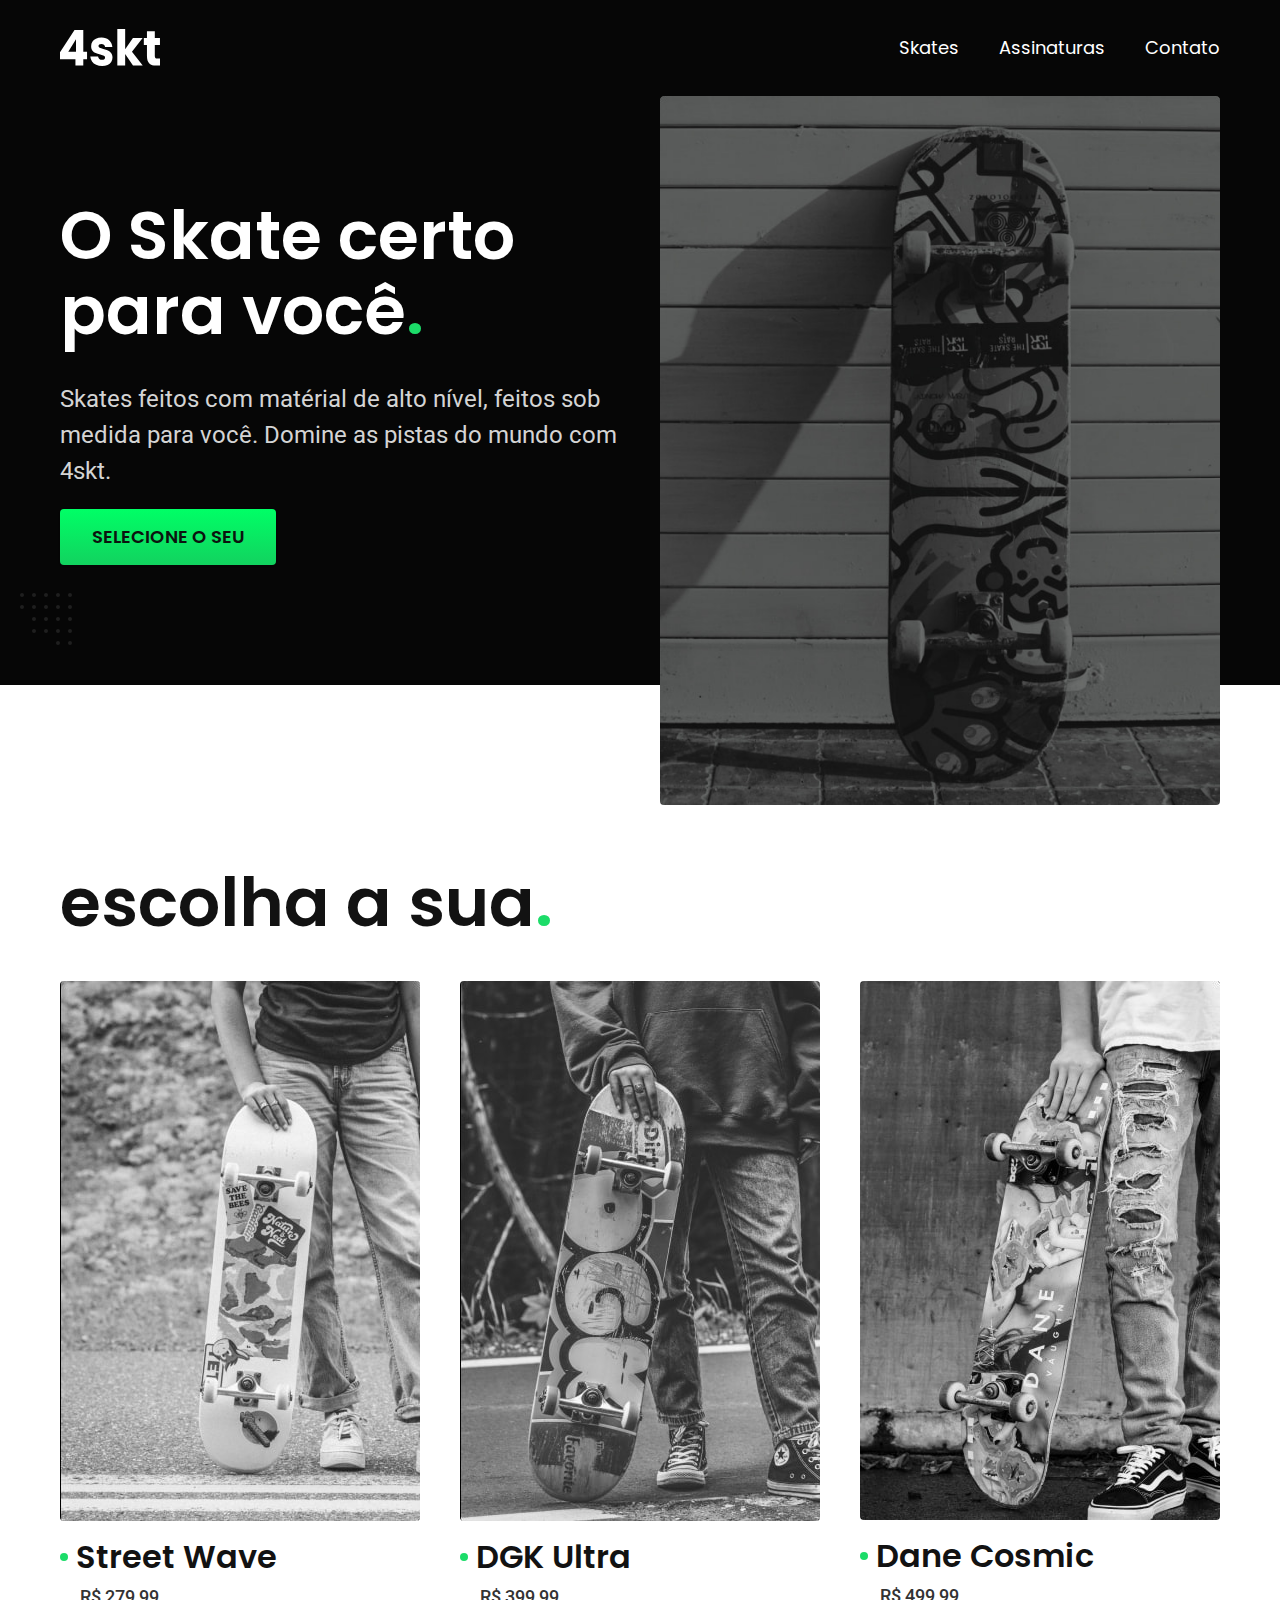
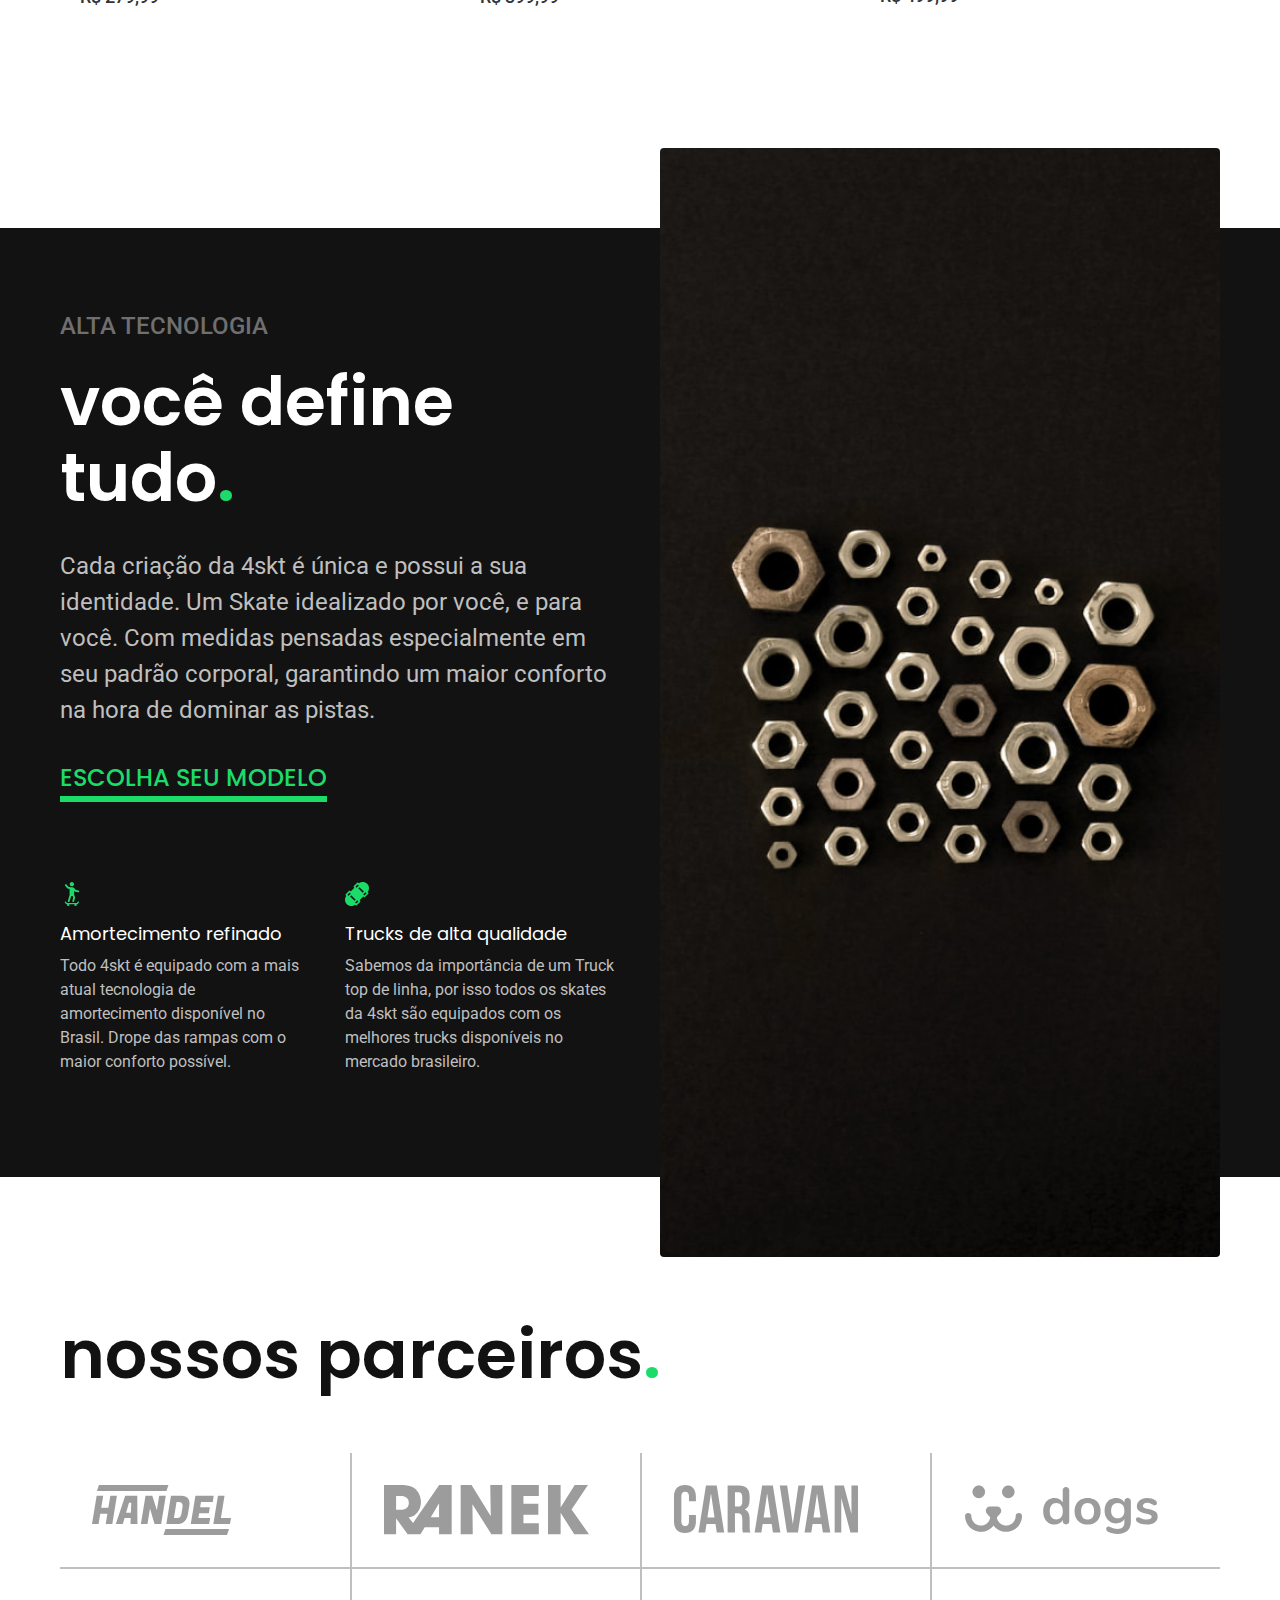
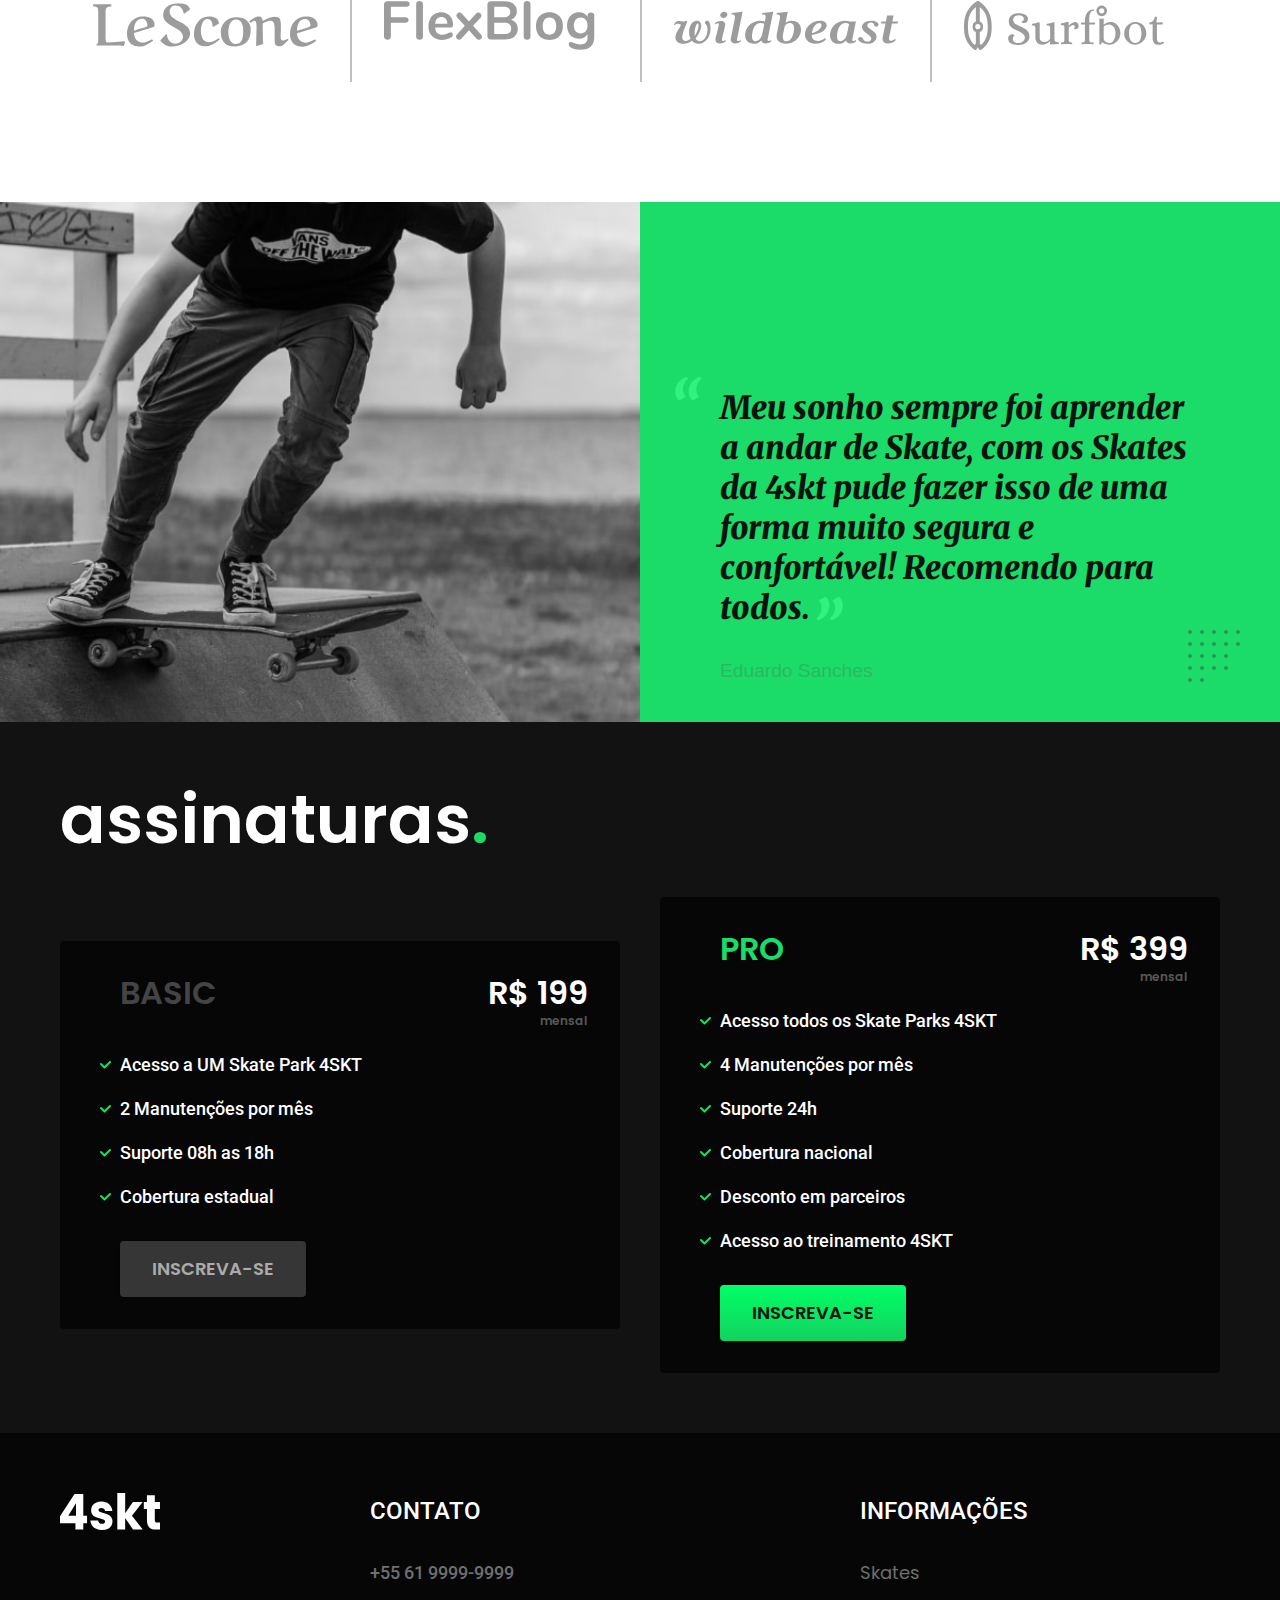
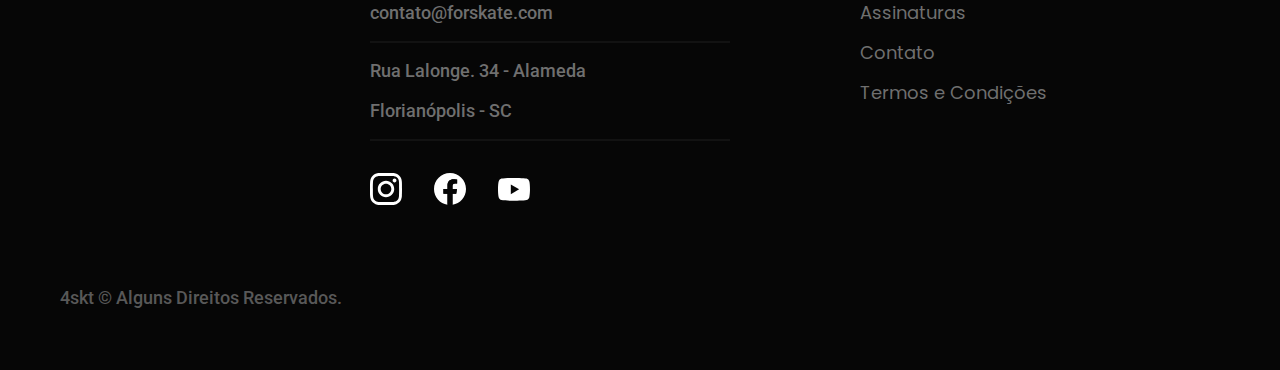
<file: index.html>
<!DOCTYPE html>
<html lang="pt-br">
<head>
  <title>4skt</title>
  <meta name="description" content="Skates feitos com matérial de alto nível, feitos sob medida para você.
  Domine as pistas do mundo com 4skt.">
  <meta charset="UTF-8">
  <meta http-equiv="X-UA-Compatible" content="IE=edge">
  <meta name="viewport" content="width=device-width, initial-scale=1.0">
  <link rel="preload" href="./src/css/min/style.min.css" as="style">
  <link rel="stylesheet" href="./src/css/min/style.min.css">
  <link rel="preconnect" href="https://fonts.googleapis.com">
  <link rel="preconnect" href="https://fonts.gstatic.com" crossorigin>
  <link href="https://fonts.googleapis.com/css2?family=Merriweather:ital,wght@1,900&family=Poppins:wght@400;600&family=Roboto:wght@400;500&display=swap" rel="stylesheet"> 
  <link rel="shortcut icon" href="./assets/icons/decorations/decoration.svg" type="image/x-icon">
  <script>
    document.documentElement.classList.add('js')
  </script>
</head>
<body>
  <header class="header-bg">
    <div id="header" class="header container">
      <a href="./index.html"><img src="./assets/icons/logo/logo.svg" alt="logo for skate"></a>
      <nav aria-label="primaria">
        <ul class="header-menu font-1-m color-0">
          <li><a href="./src/pages/skates/skates.html">Skates</a></li>
          <li><a href="./src/pages/assinaturas.html">Assinaturas</a></li>
          <li><a href="./src/pages/contato.html">Contato</a></li>
        </ul>
      </nav>
    </div>
  </header>
  <main id="intro-bg" class="intro-bg">
    <div class="intro container">
      <div class="intro-content">
        <h1 class="font-1-xxl color-0 fadeInLeft" data-anime="200">O Skate certo para você<span class="color-p1">.</span></h1>
        <p class="font-2-l color-1 fadeInLeft" data-anime="400">Skates feitos com matérial de alto nível, feitos sob medida para você.
        Domine as pistas do mundo com 4skt.
        </p>
        <a class="button color-p1 fadeInLeft" href="./src/pages/skates/skates.html" data-anime="600">Selecione o seu</a>
      </div>
      <div>
        <img src="./assets/images/img-intro.jpg" alt="Skate encostado na parede." data-anime="800" class="fadeInRight"> 
      </div>
    </div>
  </main>
  <article class="skate-list">
    <h2 class="font-1-xxl container">escolha a sua<span class="color-p1">.</span></h2>

    <ul>
      <li>
        <a href="./src/pages/skates/streetwave.html">
          <img src="./assets/images/skt2.jpg" alt="Skate Street Wave">
          <h3 class="font-1-xl">Street Wave</h3>
          <span class="font-2-m color-8">R$ 279,99</span>
        </a>
      </li>

      <li>
        <a href="./src/pages/skates/dgkultra.html">
          <img src="./assets/images/skt3.jpg" alt="Skate DGK Ultra">
          <h3 class="font-1-xl">DGK Ultra</h3>
          <span class="font-2-m color-8">R$ 399,99</span>
        </a>
      </li>

      <li>
        <a href="./src/pages/skates/danecosmic.html">
          <img src="./assets/images/skt1.jpg" alt="Skate Dane Cosmic">
          <h3 class="font-1-xl">Dane Cosmic</h3>
          <span class="font-2-m color-8">R$ 499,99</span>
        </a>
      </li>
    </ul>
  </article>

  <article class="tech-bg">
    <div class="tech container">
      <div class="tech-content">
        <span class="font-2-l-b color-5">Alta tecnologia</span>
        <h2 class="font-1-xxl color-0">você define tudo<span class="color-p1">.</span> </h2>
        <p class="font-2-l color-2">Cada criação da 4skt é única e possui a sua identidade.
        Um Skate idealizado por você, e para você.
        Com medidas pensadas especialmente em seu padrão corporal, garantindo um maior conforto na hora de dominar as pistas.</p>
        <a class="link" href="./src/pages/skates/skates.html">Escolha seu modelo</a>

        <div class="tech-benefits">
          <div>
            <img src="./assets/icons/skates/person-skate.svg">
            <h3 class="font-1-m color-0">Amortecimento refinado</h3>
            <p class="font-2-s color-2">Todo 4skt é equipado com a mais atual tecnologia de amortecimento disponível no Brasil. 
  Drope das rampas com o maior conforto possível.</p>
          </div>
          <div>
            <img src="./assets/icons/skates/skate-icon.svg">
            <h3 class="font-1-m color-0">Trucks de alta qualidade</h3>
            <p class="font-2-s color-2">Sabemos da importância de um Truck top de linha, por isso todos os skates da 4skt são equipados com os melhores trucks disponíveis no mercado brasileiro.</p>
          </div> 
        </div>
      </div>
      <div class="tech-img">
        <img src="./assets/images/hightech.jpg" alt="Porcas de parafuso espalhadas pela mesa">
      </div>
    </div>
  </article>
  <section class="partners" aria-label="Nossos parceiros">
    <h2 class="font-1-xxl container">nossos parceiros<span class="color-p1">.</span></h2>

    <ul>
      <li><img src="./assets/icons/partners/handel.svg" alt="Handel"></li>
      <li><img src="./assets/icons/partners/ranek.svg" alt="Ranek"></li>
      <li><img src="./assets/icons/partners/caravan.svg" alt="Caravan"></li>
      <li><img src="./assets/icons/partners/dogs.svg" alt="Dogs"></li>
      <li><img src="./assets/icons/partners/lescone.svg" alt="LeScone"></li>
      <li><img src="./assets/icons/partners/flexblog.svg" alt="FlexBlog"></li>
      <li><img src="./assets/icons/partners/wildbeast.svg" alt="WildBeast"></li>
      <li><img src="./assets/icons/partners/surfbot.svg" alt="Surfbot"></li>

    </ul>
  </section>
  <section class="testimony" aria-label="Testimony">
    <div>
      <img src="./assets/images/ramp.jpg" alt="Garoto descendo a rampa com um Skate">
    </div>
    <div class="testimony-content">
      <blockquote class="font-1-xl color-p12">
        <p>Meu sonho sempre foi aprender a andar de Skate, com os Skates da 4skt pude fazer isso de uma forma muito segura e confortável! Recomendo para todos.</p>
      </blockquote>
      <span class="font-1-mb color-p5">Eduardo Sanches</span>
    </div>
  </section>
  <article class="sub-bg">
    <div class="sub container">
      <h2 class="font-1-xxl color-0">assinaturas<span class="color-p1">.</span></h2>
      <div class="sub-item">
        <h3 class="font-1-xl color-7">BASIC</h3>
        <span class="font-1-xl color-0">R$ 199<span class="font-1-xs color-6">mensal</span></span>
        <ul class="font-2-m color-0">
          <li>Acesso a UM Skate Park 4SKT</li>
          <li>2 Manutenções por mês</li>
          <li>Suporte 08h as 18h</li>
          <li>Cobertura estadual</li>
        </ul>
        <a class="button second" href="./src/pages/orcamento.html">INSCREVA-SE</a>
      </div>
      <div class="sub-item">
        <h3 class="font-1-xl color-p1">PRO</h3>
        <span class="font-1-xl color-0">R$ 399<span class="font-1-xs color-6">mensal</span></span>
        <ul class="font-2-m color-0">
          <li>Acesso todos os Skate Parks 4SKT</li>
          <li>4 Manutenções por mês</li>
          <li>Suporte 24h</li>
          <li>Cobertura nacional</li>
          <li>Desconto em parceiros</li>
          <li>Acesso ao treinamento 4SKT</li>
        </ul>
        <a class="button" href="./src/pages/orcamento.html">INSCREVA-SE</a>
      </div>
    </div>
  </article>
  <footer id="footer" class="footer-bg">
    <div class="footer container">
      <img src="./assets/icons/logo/logo.svg" alt="4Skt">
      <div class="footer-contact">
        <h3 class="font-2-l-b color-0">Contato</h3>
        <ul class="font-2-m color-5">
          <li><a href="tel:+556199999999">+55 61 9999-9999</a></li>
          <li><a href="mailto:contato@forskate.com">contato@forskate.com</a></li>
          <li>Rua Lalonge. 34 - Alameda</li>
          <li>Florianópolis - SC</li>
        </ul>
        <div class="footer-social">
          <a href="./">
            <img src="./assets/icons/social/instagram.svg" alt="Instagram">
          </a>
          <a href="./">
            <img src="./assets/icons/social/facebook.svg" alt="Facebook">
          </a>
          <a href="./">
            <img src="./assets/icons/social/youtube.svg" alt="Youtube">
          </a>
        </div>
      </div>
      <div class="footer-info">
        <h3 class="font-2-l-b color-0">Informações</h3>
        <nav>
          <ul class="font-1-m color-5">
            <li><a href="./src/pages/skates/skates.html">Skates</a></li>
            <li><a href="./src/pages/assinaturas.html">Assinaturas</a></li>
            <li><a href="./src/pages/contato.html">Contato</a></li>
            <li><a href="./src/pages/termos.html">Termos e Condições</a></li>
          </ul>
        </nav>
      </div>
      <p class="font-2-m color-6 footer-copy">4skt © Alguns Direitos Reservados.</p>
    </div>
  </footer>
 <script src="./src/js/simple-anime.js"></script>
 <script src="./src/js/min/script.min.js"></script> 
</body>
</html>
</file>
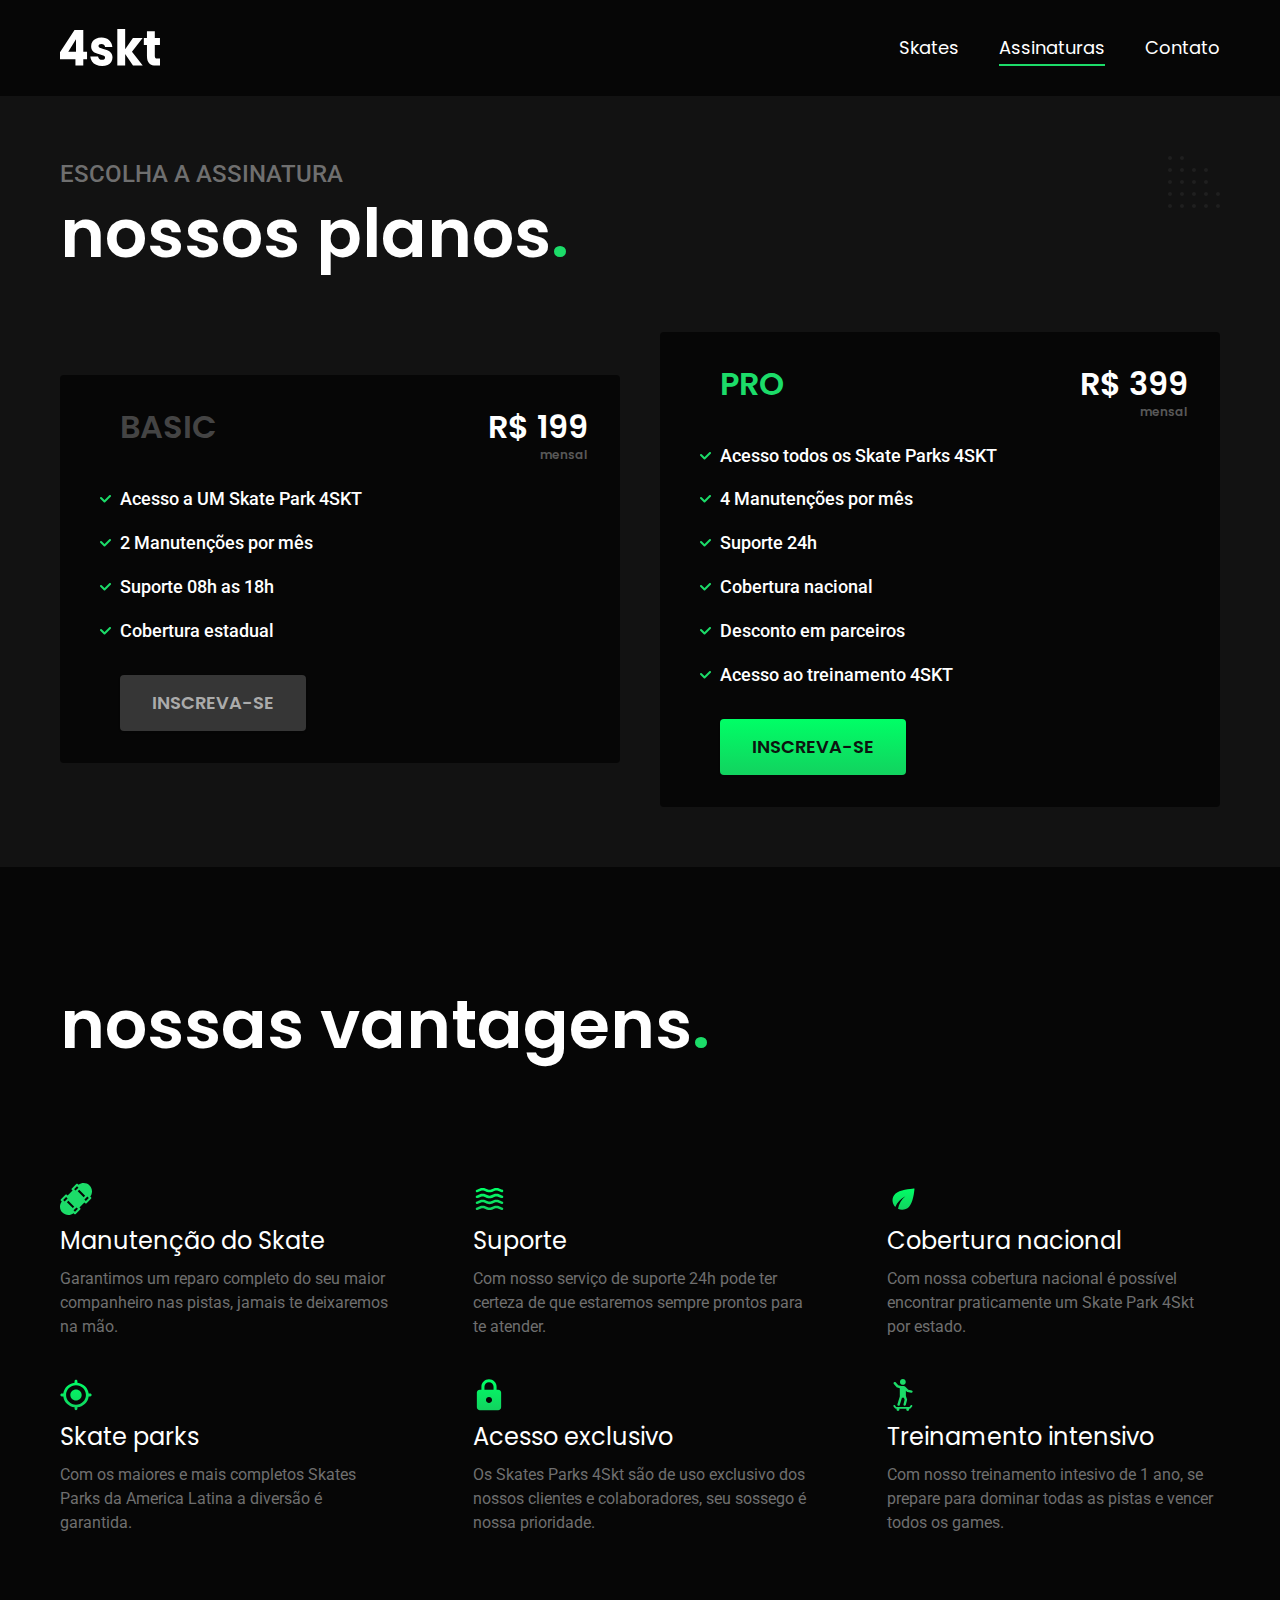
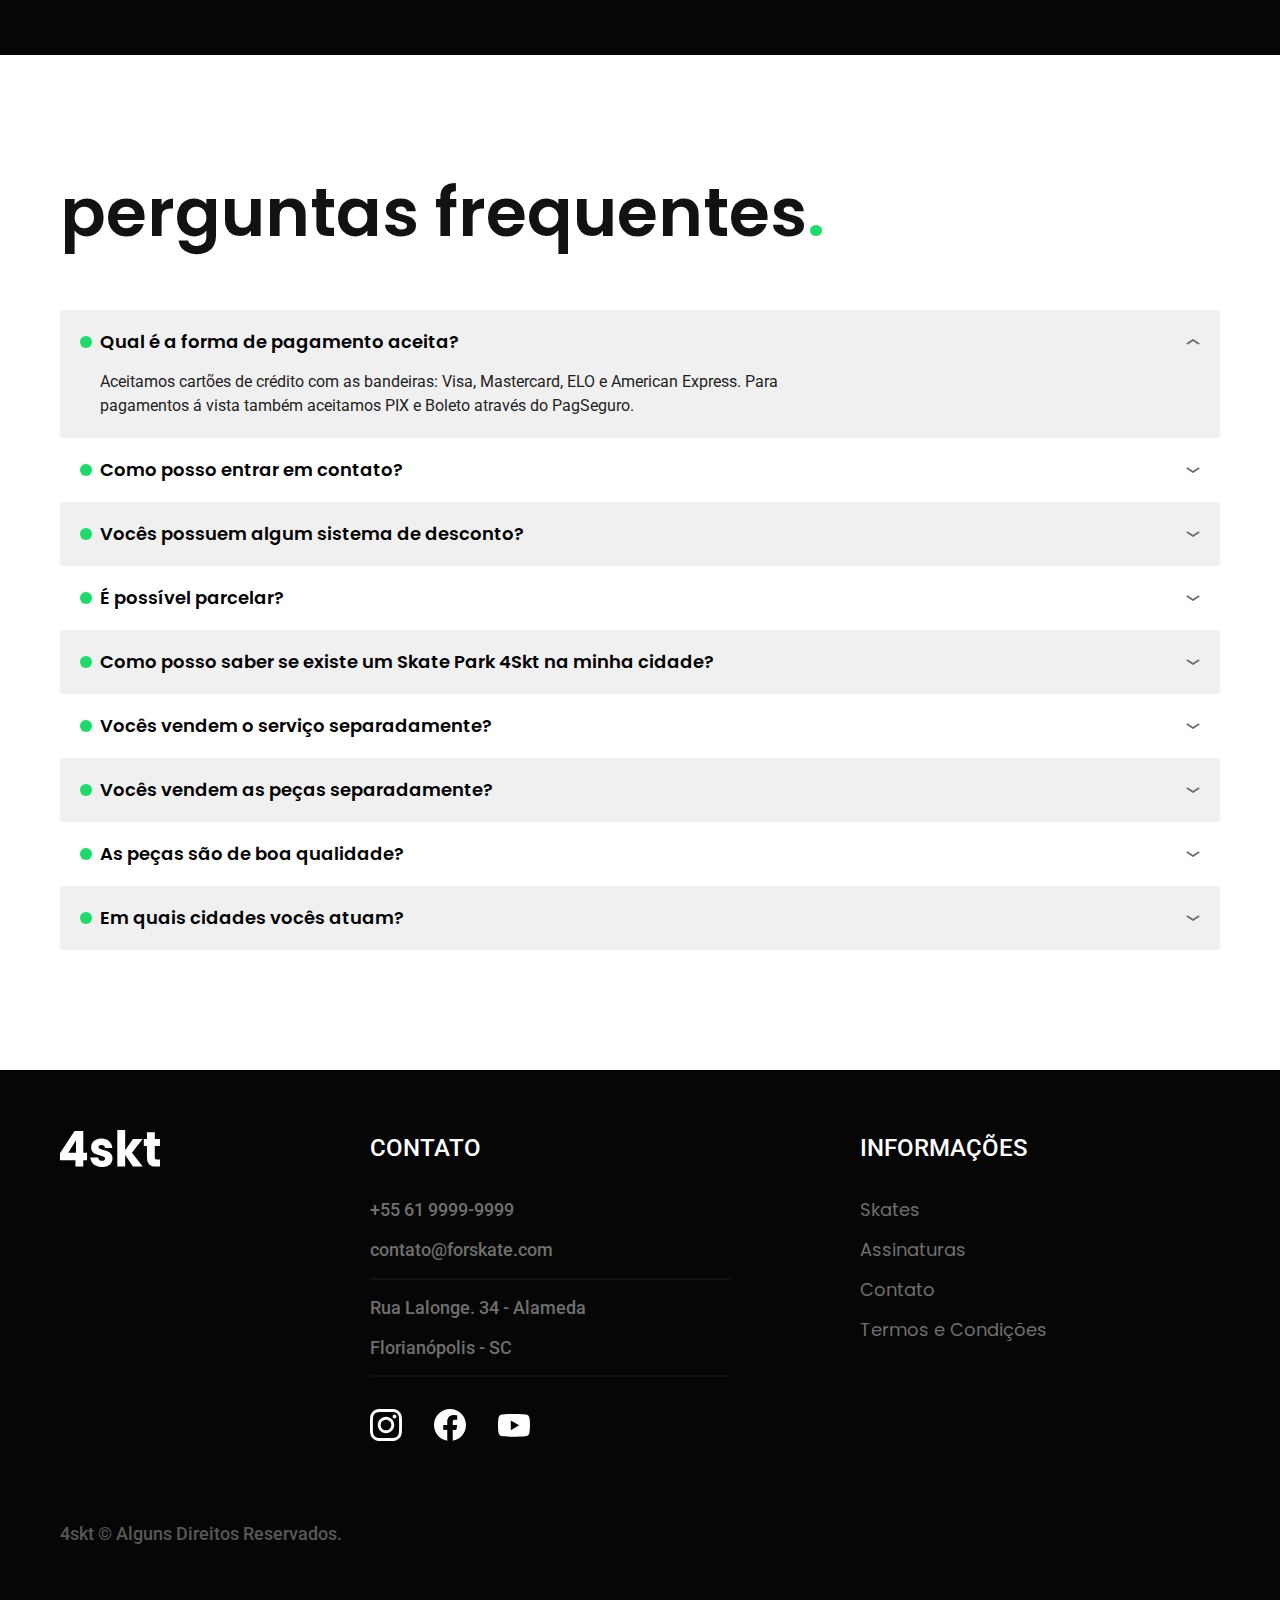
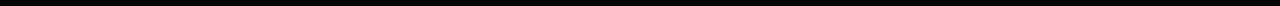
<file: src/pages/assinaturas.html>
<!DOCTYPE html>
<html lang="pt-br">
<head>
  <meta charset="UTF-8">
  <meta http-equiv="X-UA-Compatible" content="IE=edge">
  <meta name="viewport" content="width=device-width, initial-scale=1.0">
  <link rel="preload" href="../css/min/style.min.css" as="style">
  <link rel="stylesheet" href="../css/min/style.min.css">
  <link rel="preconnect" href="https://fonts.googleapis.com">
  <link rel="preconnect" href="https://fonts.gstatic.com" crossorigin>
  <link href="https://fonts.googleapis.com/css2?family=Poppins:wght@400;600&family=Roboto:wght@400;500&display=swap" rel="stylesheet">  
  <title>Assinaturas</title>
  <meta name="description" content="Skates feitos com matérial de alto nível, feitos sob medida para você.
  Domine as pistas do mundo com 4skt.">
  <link rel="shortcut icon" href="../../assets/icons/decorations/decoration.svg" type="image/x-icon">
  <script>
    document.documentElement.classList.add('js')
  </script>
</head>
<body>
  <header class="header-bg">
    <div id="header" class="header container">
      <a href="../../index.html"><img src="../../assets/icons/logo/logo.svg" alt="logo for skate"></a>
      <nav aria-label="primaria">
        <ul class="header-menu font-1-m color-0">
          <li><a href="./skates/skates.html">Skates</a></li>
          <li><a href="./assinaturas.html">Assinaturas</a></li>
          <li><a href="./contato.html">Contato</a></li>
        </ul>
      </nav>
    </div>
  </header>

  <main id="subs" class="main">
    <div class="title-bg">
      <div class="title container">
        <p class="font-2-l-b color-5 fadeInLeft" data-anime="200">Escolha a assinatura</p>
        <h1 class="font-1-xxl color-0 fadeInLeft" data-anime="400">nossos planos<span class="color-p1">.</span></h1>
      </div>
    </div>

    <article class="sub-bg">
    <div class="sub container">
      <div class="sub-item fadeInLeft" data-anime="600">
        <h3 class="font-1-xl color-7">BASIC</h3>
        <span class="font-1-xl color-0">R$ 199<span class="font-1-xs color-6">mensal</span></span>
        <ul class="font-2-m color-0">
          <li>Acesso a UM Skate Park 4SKT</li>
          <li>2 Manutenções por mês</li>
          <li>Suporte 08h as 18h</li>
          <li>Cobertura estadual</li>
        </ul>
        <a class="button second" href="./orcamento.html?type=subscription&product=basic">INSCREVA-SE</a>
      </div>
      <div class="sub-item fadeInRight" data-anime="600">
        <h3 class="font-1-xl color-p1">PRO</h3>
        <span class="font-1-xl color-0">R$ 399<span class="font-1-xs color-6">mensal</span></span>
        <ul class="font-2-m color-0">
          <li>Acesso todos os Skate Parks 4SKT</li>
          <li>4 Manutenções por mês</li>
          <li>Suporte 24h</li>
          <li>Cobertura nacional</li>
          <li>Desconto em parceiros</li>
          <li>Acesso ao treinamento 4SKT</li>
        </ul>
        <a class="button" href="./orcamento.html?type=subscription&product=pro">INSCREVA-SE</a>
      </div>
    </div>
  </article>
  </main>

  <article class="advantages-bg">
    <div class="advantages container">
      <h2 class="font-1-xxl color-0">nossas vantagens<span class="color-p1">.</span></h2>
      <ul>
        <li>
          <img src="../../assets/icons/skates/skate-icon.svg">
          <h3 class="font-1-l color-0">Manutenção do Skate</h3>
          <p class="font-2-s color-5">Garantimos um reparo completo do seu maior companheiro nas pistas,  jamais te deixaremos na mão.</p>
        </li>
        <li>
          <img src="../../assets/icons/skates/support.svg">
          <h3 class="font-1-l color-0">Suporte</h3>
          <p class="font-2-s color-5">Com nosso serviço de suporte 24h pode ter certeza de que estaremos sempre prontos para te atender.</p>
        </li>
        <li>
          <img src="../../assets/icons/skates/national-coverage.svg">
          <h3 class="font-1-l color-0">Cobertura nacional</h3>
          <p class="font-2-s color-5">Com nossa cobertura nacional é possível encontrar praticamente um Skate Park 4Skt por estado.</p>
        </li>
        <li>
          <img src="../../assets/icons/skates/skate-parks.svg">
          <h3 class="font-1-l color-0">Skate parks</h3>
          <p class="font-2-s color-5">Com os maiores e mais completos Skates Parks da America Latina a diversão é garantida.</p>
        </li>
        <li>
          <img src="../../assets/icons/skates/exclusive-acess.svg">
          <h3 class="font-1-l color-0">Acesso exclusivo</h3>
          <p class="font-2-s color-5">Os Skates Parks 4Skt são de uso exclusivo dos nossos clientes e colaboradores, seu sossego é nossa prioridade.</p>
        </li>
        <li>
          <img src="../../assets/icons/skates/person-skate.svg">
          <h3 class="font-1-l color-0">Treinamento intensivo</h3>
          <p class="font-2-s color-5">Com nosso treinamento intesivo de 1 ano, se prepare para dominar todas as pistas e vencer todos os games.</p>
        </li>
      </ul>
    </div>
  </article>

  <article class="questions container">
    <h2 class="font-1-xxl">perguntas frequentes<span class="color-p1">.</span></h2>
    <dl>
      <div>
        <dt><button class="font-1-m-b" aria-controls="question1" aria-expanded="true">Qual é a forma de pagamento aceita?</button></dt>
        <dd class="font-2-s color-9 activated" id="question1">Aceitamos cartões de crédito com as bandeiras: Visa, Mastercard, ELO e American Express. Para pagamentos á vista também aceitamos PIX e Boleto através do PagSeguro.</dd>
      </div>
      <div>
        <dt><button class="font-1-m-b" aria-controls="question2" aria-expanded="false">Como posso entrar em contato?</button></dt>
        <dd class="font-2-s color-9" id="question2">Aceitamos cartões de crédito com as bandeiras: Visa, Mastercard, ELO e American Express. Para pagamentos á vista também aceitamos PIX e Boleto através do PagSeguro.</dd>
      </div>
      <div>
        <dt><button class="font-1-m-b" aria-controls="question3" aria-expanded="false">Vocês possuem algum sistema de desconto?</button></dt>
        <dd class="font-2-s color-9" id="question3">Aceitamos cartões de crédito com as bandeiras: Visa, Mastercard, ELO e American Express. Para pagamentos á vista também aceitamos PIX e Boleto através do PagSeguro.</dd>
      </div>
      <div>
        <dt><button class="font-1-m-b" aria-controls="question4" aria-expanded="false">É possível parcelar?</button></dt>
        <dd class="font-2-s color-9" id="question4">Aceitamos cartões de crédito com as bandeiras: Visa, Mastercard, ELO e American Express. Para pagamentos á vista também aceitamos PIX e Boleto através do PagSeguro.</dd>
      </div>
      <div>
        <dt><button class="font-1-m-b" aria-controls="question5" aria-expanded="false">Como posso saber se existe um Skate Park 4Skt na minha cidade?</button></dt>
        <dd class="font-2-s color-9" id="question5">Aceitamos cartões de crédito com as bandeiras: Visa, Mastercard, ELO e American Express. Para pagamentos á vista também aceitamos PIX e Boleto através do PagSeguro.</dd>
      </div>
      <div>
        <dt><button class="font-1-m-b" aria-controls="question6" aria-expanded="false">Vocês vendem o serviço separadamente?</button></dt>
        <dd class="font-2-s color-9" id="question6">Aceitamos cartões de crédito com as bandeiras: Visa, Mastercard, ELO e American Express. Para pagamentos á vista também aceitamos PIX e Boleto através do PagSeguro.</dd>
      </div>
      <div>
        <dt><button class="font-1-m-b" aria-controls="question7" aria-expanded="false">Vocês vendem as peças separadamente?</button></dt>
        <dd class="font-2-s color-9" id="question7">Aceitamos cartões de crédito com as bandeiras: Visa, Mastercard, ELO e American Express. Para pagamentos á vista também aceitamos PIX e Boleto através do PagSeguro.</dd>
      </div>
      <div>
        <dt><button class="font-1-m-b" aria-controls="question8" aria-expanded="false">As peças são de boa qualidade?</button></dt>
        <dd class="font-2-s color-9" id="question8">Aceitamos cartões de crédito com as bandeiras: Visa, Mastercard, ELO e American Express. Para pagamentos á vista também aceitamos PIX e Boleto através do PagSeguro.</dd>
      </div>
      <div>
        <dt><button class="font-1-m-b" aria-controls="question9" aria-expanded="false">Em quais cidades vocês atuam?</button></dt>
        <dd class="font-2-s color-9" id="question9">Aceitamos cartões de crédito com as bandeiras: Visa, Mastercard, ELO e American Express. Para pagamentos á vista também aceitamos PIX e Boleto através do PagSeguro.</dd>
      </div>
    </dl>
  </article>

  <footer id="footer" class="footer-bg">
    <div class="footer container">
      <img src="../../assets/icons/logo/logo.svg" alt="4Skt">
      <div class="footer-contact">
        <h3 class="font-2-l-b color-0">Contato</h3>
        <ul class="font-2-m color-5">
          <li><a href="tel:+556199999999">+55 61 9999-9999</a></li>
          <li><a href="mailto:contato@forskate.com">contato@forskate.com</a></li>
          <li>Rua Lalonge. 34 - Alameda</li>
          <li>Florianópolis - SC</li>
        </ul>
        <div class="footer-social">
          <a href="./">
            <img src="../../assets/icons/social/instagram.svg" alt="Instagram">
          </a>
          <a href="./">
            <img src="../../assets/icons/social/facebook.svg" alt="Facebook">
          </a>
          <a href="./">
            <img src="../../assets/icons/social/youtube.svg" alt="Youtube">
          </a>
        </div>
      </div>
      <div class="footer-info">
        <h3 class="font-2-l-b color-0">Informações</h3>
        <nav>
          <ul class="font-1-m color-5">
            <li><a href="./skates/skates.html">Skates</a></li>
            <li><a href="./assinaturas.html">Assinaturas</a></li>
            <li><a href="./contato.html">Contato</a></li>
            <li><a href="./termos.html">Termos e Condições</a></li>
          </ul>
        </nav>
      </div>
      <p class="font-2-m color-6 footer-copy">4skt © Alguns Direitos Reservados.</p>
    </div>
  </footer>
 <script src="../js/simple-anime.js"></script>
 <script src="../js/min/script.min.js"></script> 
</body>
</html>
</file>
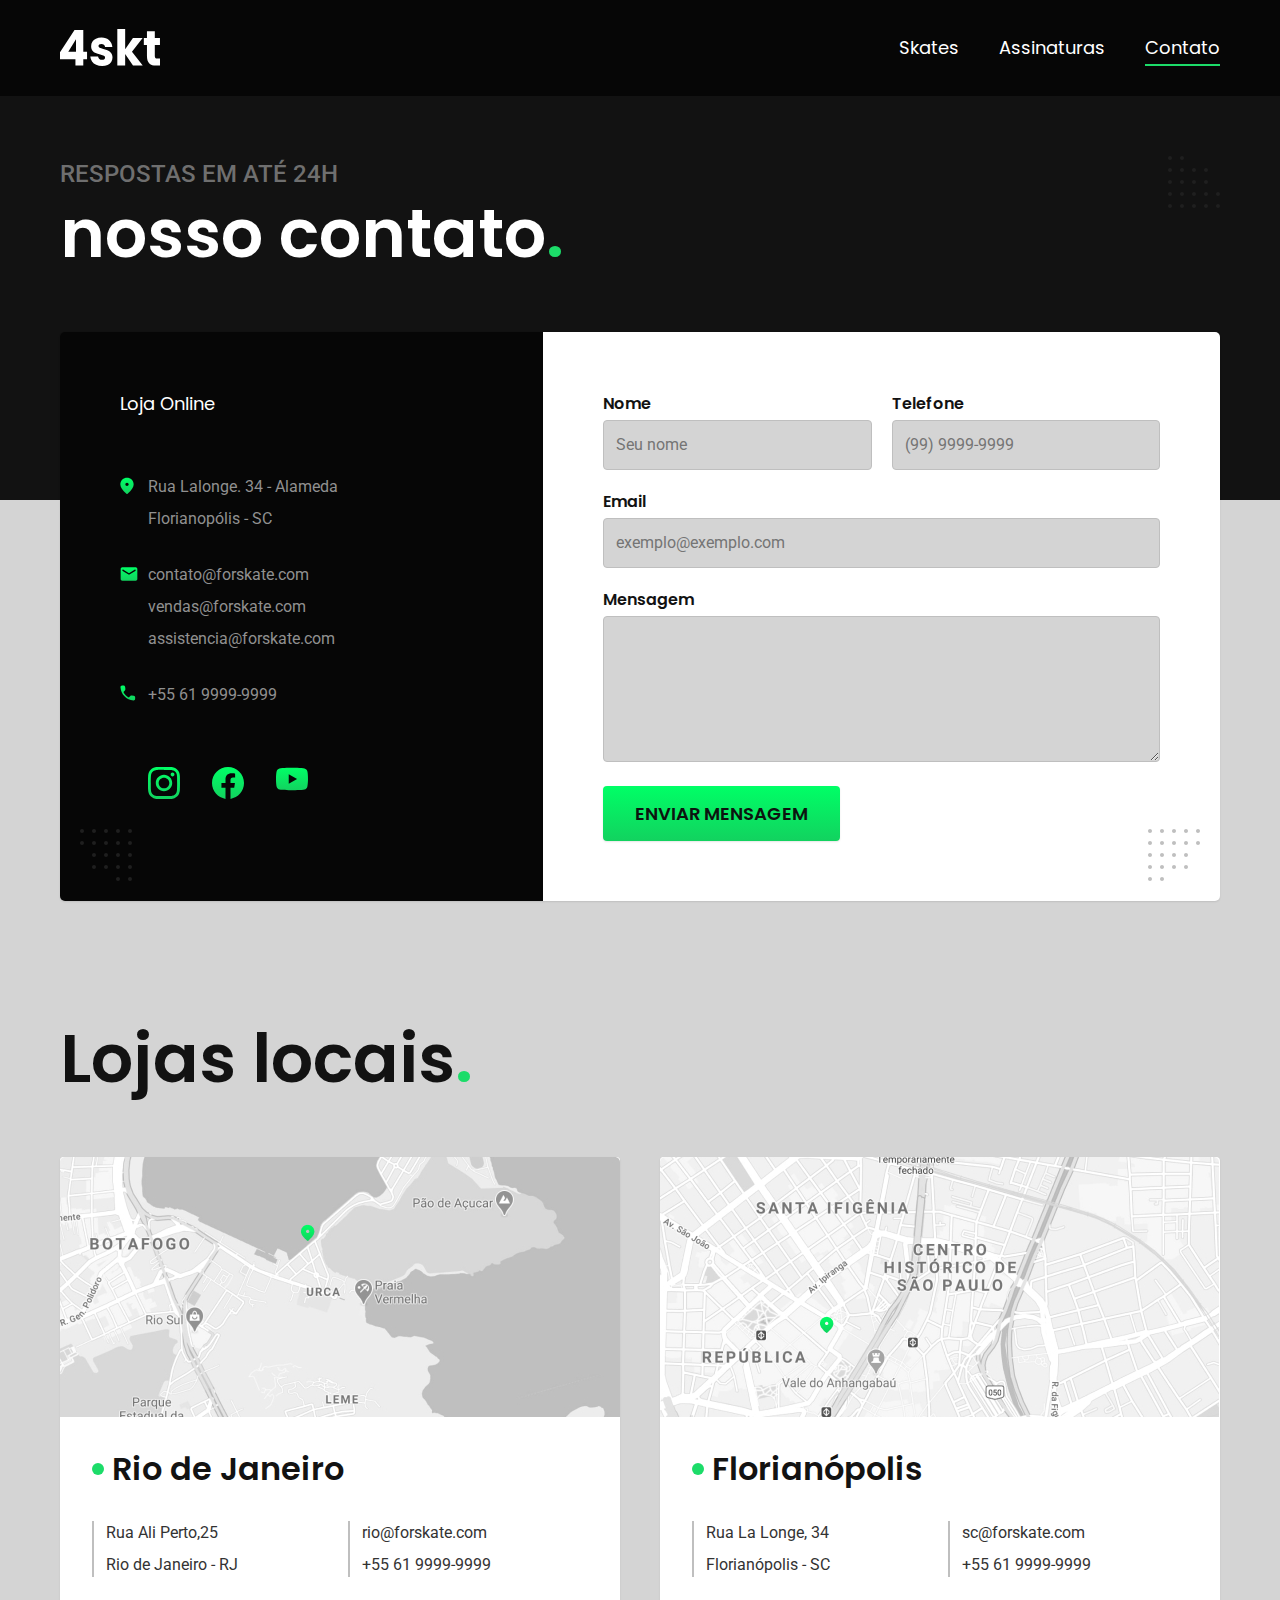
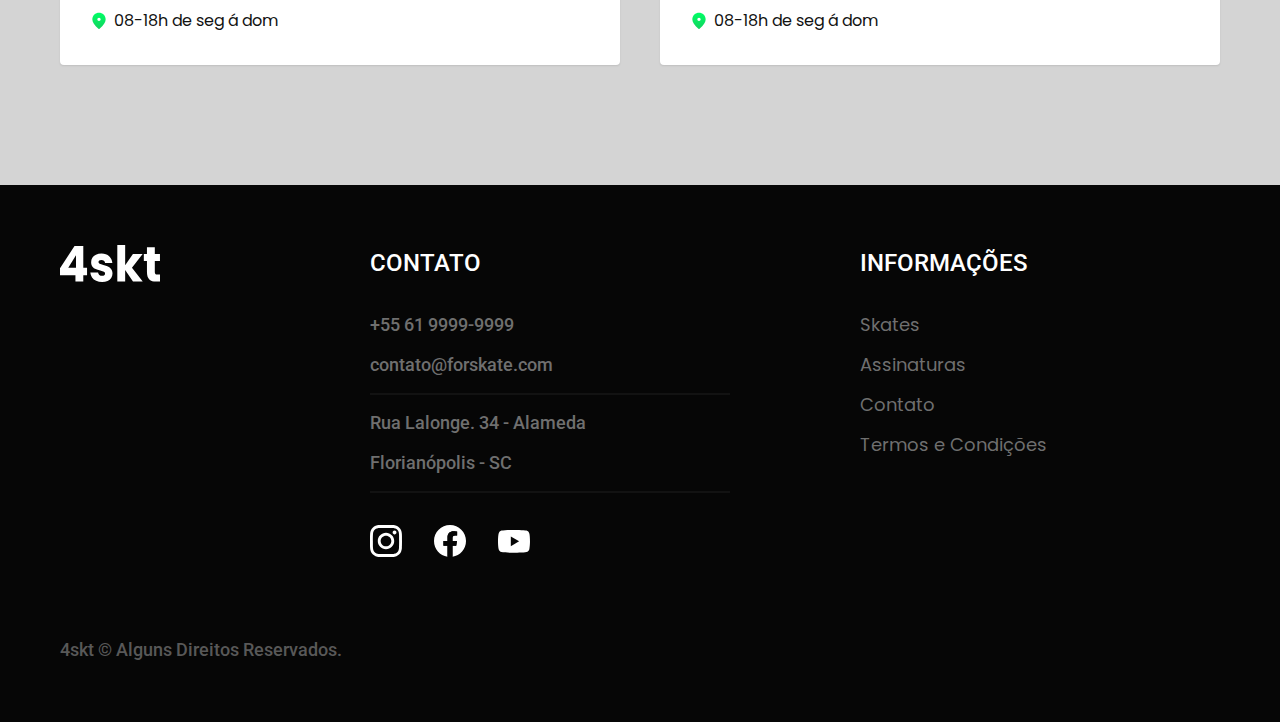
<file: src/pages/contato.html>
<!DOCTYPE html>
<html lang="pt-br">
<head>
  <meta charset="UTF-8">
  <meta http-equiv="X-UA-Compatible" content="IE=edge">
  <meta name="viewport" content="width=device-width, initial-scale=1.0">
  <link rel="preload" href="../css/min/style.min.css" as="style">
  <link rel="stylesheet" href="../css/min/style.min.css">
  <link rel="preconnect" href="https://fonts.googleapis.com">
  <link rel="preconnect" href="https://fonts.gstatic.com" crossorigin>
  <link href="https://fonts.googleapis.com/css2?family=Poppins:wght@400;600&family=Roboto:wght@400;500&display=swap" rel="stylesheet">  
  <title>Contato</title>
  <meta name="description" content="Skates feitos com matérial de alto nível, feitos sob medida para você.
  Domine as pistas do mundo com 4skt.">
  <link rel="shortcut icon" href="../../assets/icons/decorations/decoration.svg" type="image/x-icon">
  <script>
    document.documentElement.classList.add('js')
  </script>
</head>
<body id="contact">
  <header class="header-bg">
    <div id="header" class="header container">
      <a href="../../index.html"><img src="../../assets/icons/logo/logo.svg" alt="logo for skate"></a>
      <nav aria-label="primaria">
        <ul class="header-menu font-1-m color-0">
          <li><a href="./skates/skates.html">Skates</a></li>
          <li><a href="./assinaturas.html">Assinaturas</a></li>
          <li><a href="./contato.html">Contato</a></li>
        </ul>
      </nav>
    </div>
  </header>
  <main id="main" class="main">
    <div class="title-bg">
      <div class="title container">
        <p class="font-2-l-b color-5 fadeInLeft" data-anime="200">Respostas em até 24h</p>
        <h1 class="font-1-xxl color-0 fadeInLeft" data-anime="400">nosso contato<span class="color-p1">.</span></h1>
      </div>
    </div>

    <div class="contact container fadeInUp" data-anime="600">
      <section class="contact-data" aria-label="Endereço">
        <h2 class="font-1-m color-0">Loja Online</h2>
        <div class="contact-adress font-2-s color-4">
          <p>Rua Lalonge. 34 - Alameda</p>
          <p>Florianopólis - SC</p>
        </div>
        <address class="contact-ways font-2-s color-4">
          <a href="mailto:contato@forskate.com">contato@forskate.com</a>
          <a href="mailto:vendas@forskate.com">vendas@forskate.com</a>
          <a href="mailto:assistencia@forskate.com">assistencia@forskate.com</a>
          <a href="tel:+556199999999">+55 61 9999-9999</a>
        </address>
        <div class="contact-social">
          <a href="./">
            <img src="../../assets/icons/social/instagramgreen.svg" alt="Instagram">
          </a>
          <a href="./">
            <img src="../../assets/icons/social/facebookgreen.svg" alt="Facebook">
          </a>
          <a href="./">
            <img src="../../assets/icons/social/youtubegreen.svg" alt="Youtube">
          </a>
        </div>
      </section>
      <section class="contact-form" aria-label="Formulário">
        <form class="form" action="./contato.html">
          <div>
            <label for="name">Nome</label>
            <input type="text" name="name" id="name" placeholder="Seu nome">
          </div>
          <div>
            <label for="tel">Telefone</label>
            <input type="text" name="tel" id="tel" placeholder="(99) 9999-9999">
          </div>
          <div class="col-2">
            <label for="email">Email</label>
            <input type="email" name="email" id="email" placeholder="exemplo@exemplo.com">
          </div>
          <div class="col-2">
            <label for="message">Mensagem</label>
            <textarea rows="5" name="message" id="message"></textarea>
          </div>
          <button class="button col-2">Enviar mensagem</button>
        </form>
      </section>
    </div>
  </main>

  <article class="stores container">
    <h2 class="font-1-xxl">Lojas locais<span class="color-p1">.</span></h2>
    <div class="stores-item">
      <img src="../../assets/images/rio.jpg" alt="Mapa marcando o endereço da 4skt no Rio de Janeiro em Rua Ali Perto, 25">
      <div class="stores-content">
        <h3 class="font-1-xl">Rio de Janeiro</h3>
        <div class="stores-data font-2-s color-8">
          <p>Rua Ali Perto,25</p>
          <p>Rio de Janeiro - RJ</p>
        </div>
        <div class="stores-data font-2-s color-8">
          <a href="mailto:rio@forskate.com">rio@forskate.com</a>
            <a href="tel:+556199999999">+55 61 9999-9999</a>
        </div>
        <p class="stores-time font-1-s"><img src="../../assets/icons/contact/location.svg">08-18h de seg á dom</p>
      </div> 
    </div>

    <div class="stores-item">
        <img src="../../assets/images/floripa.jpg" alt="Mapa marcando o endereço da 4skt em Florianopólis em Rua La Longe, 34">
        <div class="stores-content">
          <h3 class="font-1-xl">Florianópolis</h3>
          <div class="stores-data font-2-s color-8">
          <p>Rua La Longe, 34</p>
          <p>Florianópolis - SC</p>
        </div>
        <div class="stores-data font-2-s color-8">
          <a href="mailto:sc@forskate.com">sc@forskate.com</a>
            <a href="tel:+556199999999">+55 61 9999-9999</a>
        </div>
        <p class="stores-time font-1-s"><img src="../../assets/icons/contact/location.svg">08-18h de seg á dom</p>
      </div>
    </div>
  </article>

  <footer id="footer" class="footer-bg">
    <div class="footer container">
      <img src="../../assets/icons/logo/logo.svg" alt="4Skt">
      <div class="footer-contact">
        <h3 class="font-2-l-b color-0">Contato</h3>
        <ul class="font-2-m color-5">
          <li><a href="tel:+556199999999">+55 61 9999-9999</a></li>
          <li><a href="mailto:contato@forskate.com">contato@forskate.com</a></li>
          <li>Rua Lalonge. 34 - Alameda</li>
          <li>Florianópolis - SC</li>
        </ul>
        <div class="footer-social">
          <a href="./">
            <img src="../../assets/icons/social/instagram.svg" alt="Instagram">
          </a>
          <a href="./">
            <img src="../../assets/icons/social/facebook.svg" alt="Facebook">
          </a>
          <a href="./">
            <img src="../../assets/icons/social/youtube.svg" alt="Youtube">
          </a>
        </div>
      </div>
      <div class="footer-info">
        <h3 class="font-2-l-b color-0">Informações</h3>
        <nav>
          <ul class="font-1-m color-5">
            <li><a href="./skates/skates.html">Skates</a></li>
            <li><a href="./assinaturas.html">Assinaturas</a></li>
            <li><a href="./contato.html">Contato</a></li>
            <li><a href="./termos.html">Termos e Condições</a></li>
          </ul>
        </nav>
      </div>
      <p class="font-2-m color-6 footer-copy">4skt © Alguns Direitos Reservados.</p>
    </div>
  </footer>
 <script src="../js/simple-anime.js"></script>
 <script src="../js/min/script.min.js"></script> 
</body>
</html>
</file>
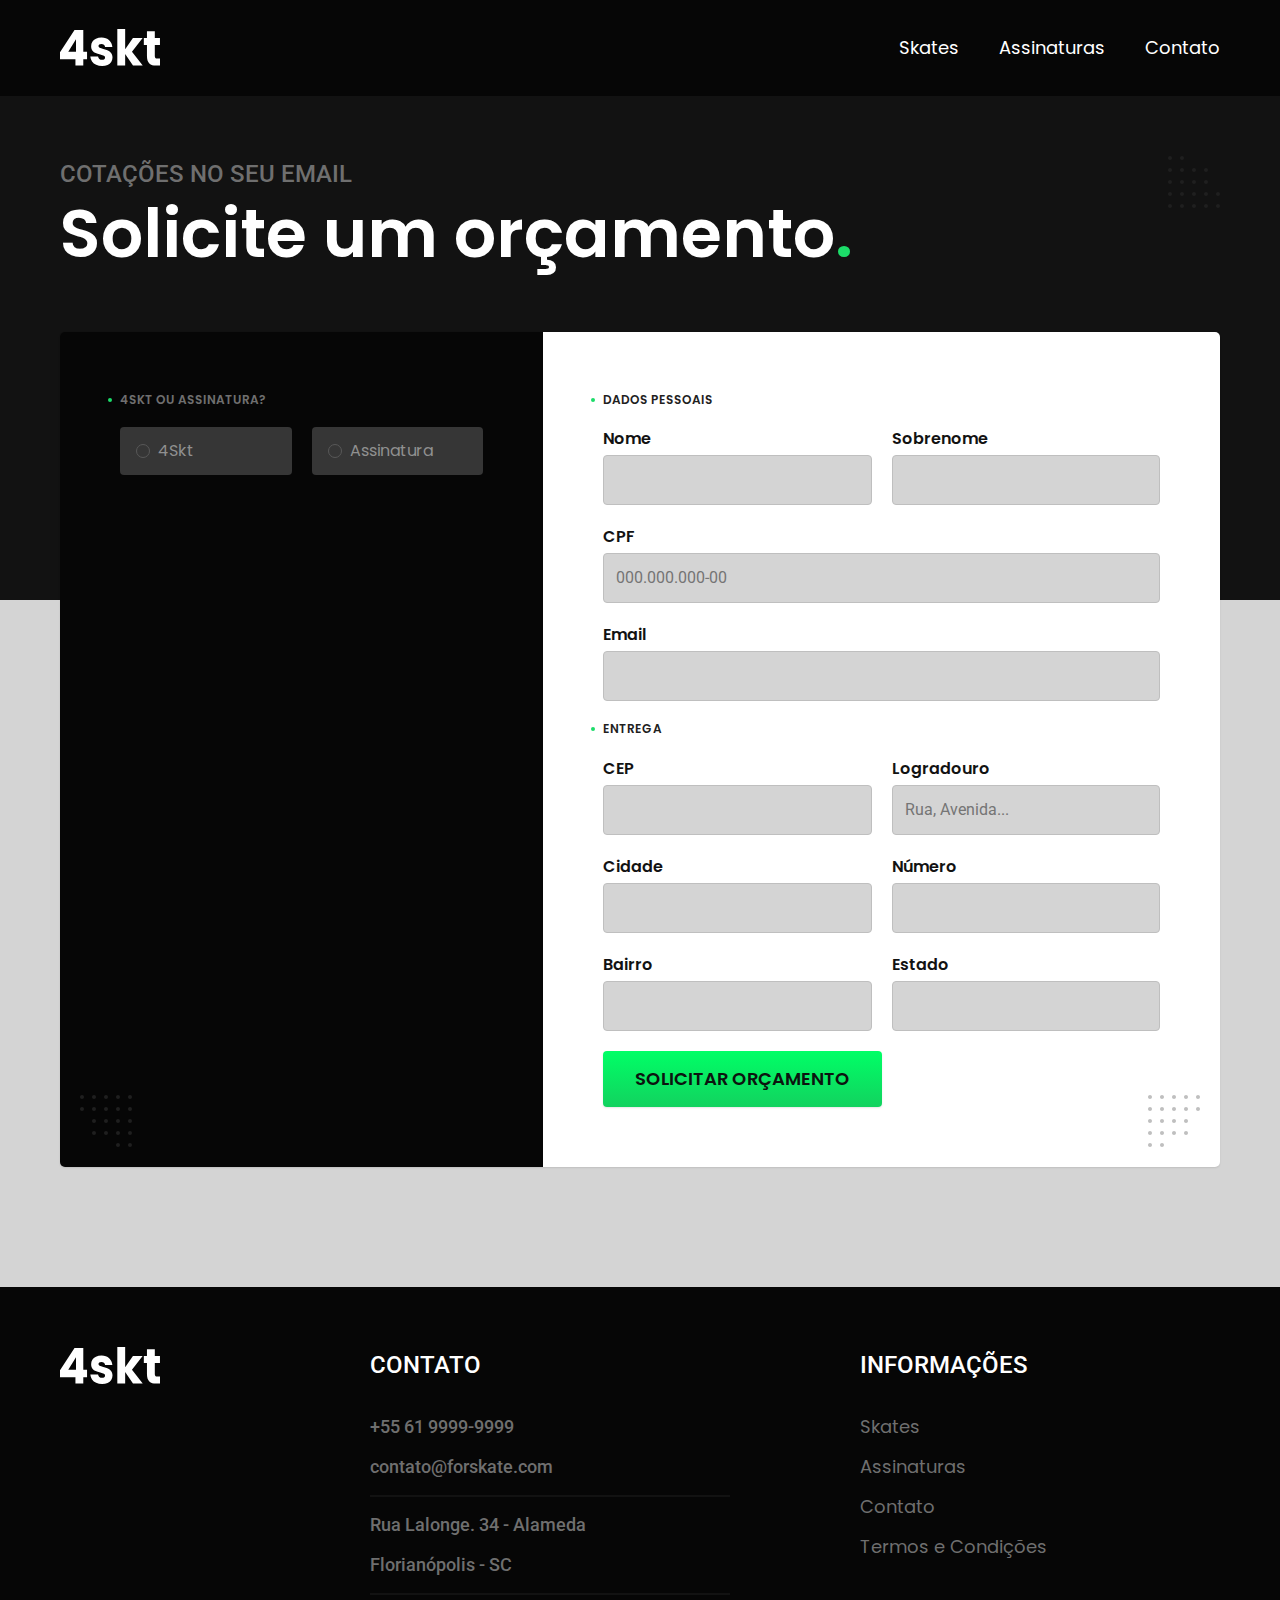
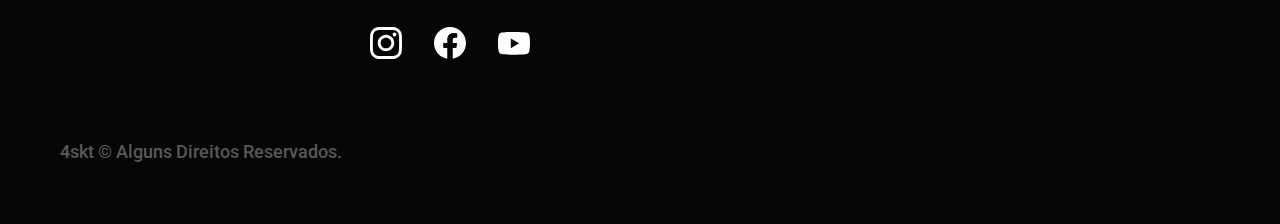
<file: src/pages/orcamento.html>
<!DOCTYPE html>
<html lang="pt-br">
<head>
  <meta charset="UTF-8">
  <meta http-equiv="X-UA-Compatible" content="IE=edge">
  <meta name="viewport" content="width=device-width, initial-scale=1.0">
  <link rel="preload" href="../css/min/style.min.css" as="style">
  <link rel="stylesheet" href="../css/min/style.min.css">
  <link rel="preconnect" href="https://fonts.googleapis.com">
  <link rel="preconnect" href="https://fonts.gstatic.com" crossorigin>
  <link href="https://fonts.googleapis.com/css2?family=Poppins:wght@400;600&family=Roboto:wght@400;500&display=swap" rel="stylesheet">  
  <title>Orçamento</title>
  <meta name="description" content="Skates feitos com matérial de alto nível, feitos sob medida para você.
  Domine as pistas do mundo com 4skt.">
  <link rel="shortcut icon" href="../../assets/icons/decorations/decoration.svg" type="image/x-icon">
  <script>
    document.documentElement.classList.add('js')
  </script>
</head>
<body id="budget">
  <header class="header-bg">
    <div id="header" class="header container">
      <a href="../../index.html"><img src="../../assets/icons/logo/logo.svg" alt="logo for skate"></a>
      <nav aria-label="primaria">
        <ul class="header-menu font-1-m color-0">
          <li><a href="./skates/skates.html">Skates</a></li>
          <li><a href="./assinaturas.html">Assinaturas</a></li>
          <li><a href="./contato.html">Contato</a></li>
        </ul>
      </nav>
    </div>
  </header>
  <main id="main" class="main">
    <div class="title-bg">
      <div class="title container">
        <p class="font-2-l-b color-5 fadeInLeft" data-anime="200">Cotações no seu email</p>
        <h1 class="font-1-xxl color-0 fadeInLeft" data-anime="400">Solicite um orçamento<span class="color-p1">.</span></h1>
      </div>
    </div>

    <form class="budget container fadeInUp" action="./" class="budget" data-anime="600">
      <div class="budget-product">
        <h2 class="font-1-xs color-5">4skt ou assinatura?</h2>

        <input type="radio" name="type" value="skt" id="skt">
        <label for="skt">4Skt</label>

        <input type="radio" name="type" value="subscription" id="subscription">
        <label for="subscription">Assinatura</label>

        <div class="budget-content" id="budget-4skt">
          <h2 class="font-1-xs color-5">Escolha o seu</h2>

          <input type="radio" name="product" value="streetwave" id="streetwave">
          <label for="streetwave">Street Wave <span>R$279,99</span> </label>
          <div class="budget-detail">
            <ul class="font-1-xs color-7">
              <li><img src="../../assets/icons/skates/grafeno.svg">Rodas de Grafeno</li>
              <li><img src="../../assets/icons/skates/shape.svg">Shape de Carvalho</li>
              <li><img src="../../assets/icons/skates/truck.svg">Truck de aço</li>
            </ul>
            <img src="../../assets/images/streetwave.jpg" alt="Street Wave">
          </div>

          <input type="radio" name="product" value="dgkultra" id="dgkultra">
          <label for="dgkultra">DGK Ultra <span>R$399,99</span> </label>
          <div class="budget-detail">
            <ul class="font-1-xs color-7">
              <li><img src="../../assets/icons/skates/grafeno.svg">Rodas de Grafeno</li>
              <li><img src="../../assets/icons/skates/shape.svg">Shape de Carvalho</li>
              <li><img src="../../assets/icons/skates/truck.svg">Truck de aço</li>
            </ul>
            <img src="../../assets/images/dgkultra.jpg" alt="DGK Ultra">
          </div>


          <input type="radio" name="product" value="danecosmic" id="danecosmic">
          <label for="danecosmic">Dane Cosmic <span>R$499,99</span> </label>
          <div class="budget-detail">
            <ul class="font-1-xs color-7">
              <li><img src="../../assets/icons/skates/grafeno.svg">Rodas de Grafeno</li>
              <li><img src="../../assets/icons/skates/shape.svg">Shape de Carvalho</li>
              <li><img src="../../assets/icons/skates/truck.svg">Truck de aço</li>
            </ul>
            <img src="../../assets/images/danecosmic.jpg" alt="Dane Cosmic">
          </div>

        </div>

        <div class="budget-content" id="budget-subscription">
          <h2 class="font-1-xs color-5">Escolha o plano</h2>

          <input type="radio" name="product" value="basic" id="basic">
          <label for="basic">Basic <span>R$199,99</span></label>

          <input type="radio" name="product" value="pro" id="pro">
          <label for="pro">Pro <span>R$299,99</span></label>
        </div>
      </div>
      <div class="budget-data form">
        <h2 class="font-1-xs color-9 col-2">dados pessoais</h2>
        <div>
            <label for="name">Nome</label>
            <input type="text" name="name" id="name">
        </div>
        <div>
            <label for="last-name">Sobrenome</label>
            <input type="text" name="last-name" id="last-name">
        </div>
        <div class="col-2">
            <label for="cpf">CPF</label>
            <input type="text" name="cpf" id="cpf" placeholder="000.000.000-00">
        </div>
        <div class="col-2">
            <label for="email">Email</label>
            <input type="email" name="email" id="email">
        </div>

        <h2 class="font-1-xs color-9 col-2">entrega</h2>
        <div>
            <label for="cep">CEP</label>
            <input type="text" name="cep" id="cep">
        </div>
        <div>
            <label for="place">Logradouro</label>
            <input type="text" name="place" id="place" placeholder="Rua, Avenida...">
        </div>
        <div>
            <label for="city">Cidade</label>
            <input type="text" name="city" id="city">
        </div>
        <div>
            <label for="number">Número</label>
            <input type="text" name="number" id="number">
        </div>
        <div>
            <label for="district">Bairro</label>
            <input type="text" name="district" id="district">
        </div>
        <div>
            <label for="state">Estado</label>
            <input type="text" name="state" id="state">
        </div>
        <button class="button col-2">Solicitar orçamento</button>
      </div>
    </form>
  </main>
  <footer id="footer" class="footer-bg">
    <div class="footer container">
      <img src="../../assets/icons/logo/logo.svg" alt="4Skt">
      <div class="footer-contact">
        <h3 class="font-2-l-b color-0">Contato</h3>
        <ul class="font-2-m color-5">
          <li><a href="tel:+556199999999">+55 61 9999-9999</a></li>
          <li><a href="mailto:contato@forskate.com">contato@forskate.com</a></li>
          <li>Rua Lalonge. 34 - Alameda</li>
          <li>Florianópolis - SC</li>
        </ul>
        <div class="footer-social">
          <a href="./">
            <img src="../../assets/icons/social/instagram.svg" alt="Instagram">
          </a>
          <a href="./">
            <img src="../../assets/icons/social/facebook.svg" alt="Facebook">
          </a>
          <a href="./">
            <img src="../../assets/icons/social/youtube.svg" alt="Youtube">
          </a>
        </div>
      </div>
      <div class="footer-info">
        <h3 class="font-2-l-b color-0">Informações</h3>
        <nav>
          <ul class="font-1-m color-5">
            <li><a href="./skates/skates.html">Skates</a></li>
            <li><a href="./assinaturas.html">Assinaturas</a></li>
            <li><a href="./contato.html">Contato</a></li>
            <li><a href="./termos.html">Termos e Condições</a></li>
          </ul>
        </nav>
      </div>
      <p class="font-2-m color-6 footer-copy">4skt © Alguns Direitos Reservados.</p>
    </div>
  </footer>
 <script src="../js/simple-anime.js"></script>
 <script src="../js/min/script.min.js"></script> 
</body>
</html>
</file>
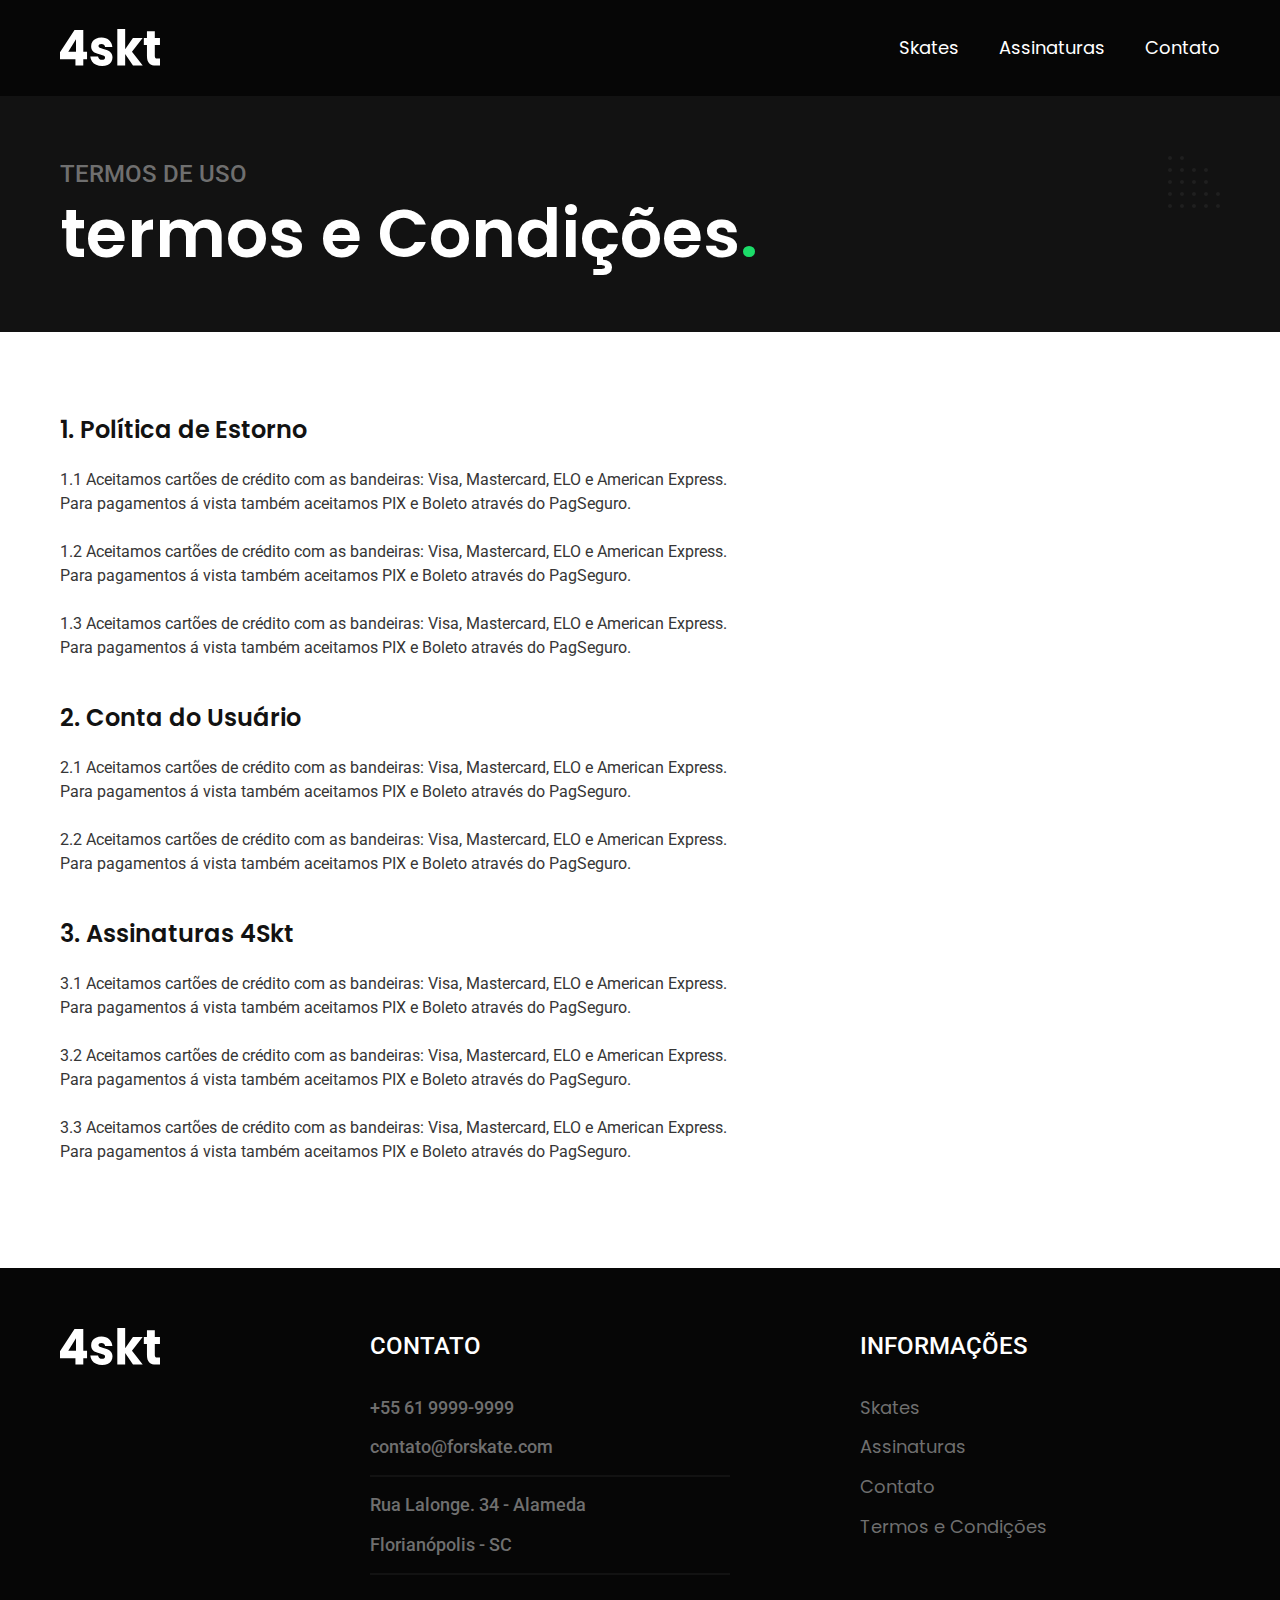
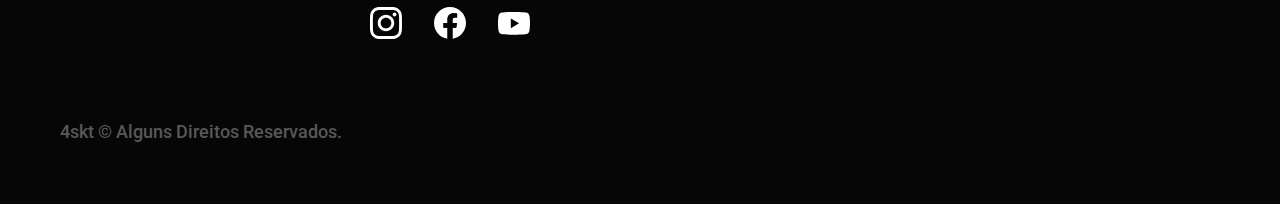
<file: src/pages/termos.html>
<!DOCTYPE html>
<html lang="pt-br">
<head>
  <meta charset="UTF-8">
  <meta http-equiv="X-UA-Compatible" content="IE=edge">
  <meta name="viewport" content="width=device-width, initial-scale=1.0">
  <link rel="preload" href="../css/min/style.min.css" as="style">
  <link rel="stylesheet" href="../css/min/style.min.css">
  <link rel="preconnect" href="https://fonts.googleapis.com">
  <link rel="preconnect" href="https://fonts.gstatic.com" crossorigin>
  <link href="https://fonts.googleapis.com/css2?family=Poppins:wght@400;600&family=Roboto:wght@400;500&display=swap" rel="stylesheet">  
  <title>Termos e Condições</title>
  <meta name="description" content="Skates feitos com matérial de alto nível, feitos sob medida para você.
  Domine as pistas do mundo com 4skt.">
  <link rel="shortcut icon" href="../../assets/icons/decorations/decoration.svg" type="image/x-icon">
  <script>
    document.documentElement.classList.add('js')
  </script>
</head>
<body>
  <header class="header-bg">
    <div id="header" class="header container">
      <a href="../../index.html"><img src="../../assets/icons/logo/logo.svg" alt="logo for skate"></a>
      <nav aria-label="primaria">
        <ul class="header-menu font-1-m color-0">
          <li><a href="./skates/skates.html">Skates</a></li>
          <li><a href="./assinaturas.html">Assinaturas</a></li>
          <li><a href="./contato.html">Contato</a></li>
        </ul>
      </nav>
    </div>
  </header>
  <main id="main" class="main">
    <div class="title-bg">
      <div class="title container">
        <p class="font-2-l-b color-5">Termos de uso</p>
        <h1 class="font-1-xxl color-0">termos e Condições<span class="color-p1">.</span></h1>
      </div>
    </div>

    <div class="terms font-2-s color-10 container">
      <h2 class="font-1-l color-11">1. Política de Estorno</h2>
      <p>1.1 Aceitamos cartões de crédito com as bandeiras: Visa, Mastercard, ELO e American Express. Para pagamentos á vista também aceitamos PIX e Boleto através do PagSeguro.</p>
      <p>1.2 Aceitamos cartões de crédito com as bandeiras: Visa, Mastercard, ELO e American Express. Para pagamentos á vista também aceitamos PIX e Boleto através do PagSeguro.</p>
      <p>1.3 Aceitamos cartões de crédito com as bandeiras: Visa, Mastercard, ELO e American Express. Para pagamentos á vista também aceitamos PIX e Boleto através do PagSeguro.</p>
      <h2 class="font-1-l color-11">2. Conta do Usuário</h2>
      <p>2.1 Aceitamos cartões de crédito com as bandeiras: Visa, Mastercard, ELO e American Express. Para pagamentos á vista também aceitamos PIX e Boleto através do PagSeguro.</p>
      <p>2.2 Aceitamos cartões de crédito com as bandeiras: Visa, Mastercard, ELO e American Express. Para pagamentos á vista também aceitamos PIX e Boleto através do PagSeguro.</p>
      <h2 class="font-1-l color-11">3. Assinaturas 4Skt</h2>
      <p>3.1 Aceitamos cartões de crédito com as bandeiras: Visa, Mastercard, ELO e American Express. Para pagamentos á vista também aceitamos PIX e Boleto através do PagSeguro.</p>
      <p>3.2 Aceitamos cartões de crédito com as bandeiras: Visa, Mastercard, ELO e American Express. Para pagamentos á vista também aceitamos PIX e Boleto através do PagSeguro.</p>
      <p>3.3 Aceitamos cartões de crédito com as bandeiras: Visa, Mastercard, ELO e American Express. Para pagamentos á vista também aceitamos PIX e Boleto através do PagSeguro.</p>
    </div>
  </main>
  <footer id="footer" class="footer-bg">
    <div class="footer container">
      <img src="../../assets/icons/logo/logo.svg" alt="4Skt">
      <div class="footer-contact">
        <h3 class="font-2-l-b color-0">Contato</h3>
        <ul class="font-2-m color-5">
          <li><a href="tel:+556199999999">+55 61 9999-9999</a></li>
          <li><a href="mailto:contato@forskate.com">contato@forskate.com</a></li>
          <li>Rua Lalonge. 34 - Alameda</li>
          <li>Florianópolis - SC</li>
        </ul>
        <div class="footer-social">
          <a href="./">
            <img src="../../assets/icons/social/instagram.svg" alt="Instagram">
          </a>
          <a href="./">
            <img src="../../assets/icons/social/facebook.svg" alt="Facebook">
          </a>
          <a href="./">
            <img src="../../assets/icons/social/youtube.svg" alt="Youtube">
          </a>
        </div>
      </div>
      <div class="footer-info">
        <h3 class="font-2-l-b color-0">Informações</h3>
        <nav>
          <ul class="font-1-m color-5">
            <li><a href="./skates/skates.html">Skates</a></li>
            <li><a href="./assinaturas.html">Assinaturas</a></li>
            <li><a href="./contato.html">Contato</a></li>
            <li><a href="./termos.html">Termos e Condições</a></li>
          </ul>
        </nav>
      </div>
      <p class="font-2-m color-6 footer-copy">4skt © Alguns Direitos Reservados.</p>
    </div>
  </footer>
 <script src="../js/min/script.min.js"></script> 
</body>
</html>
</file>
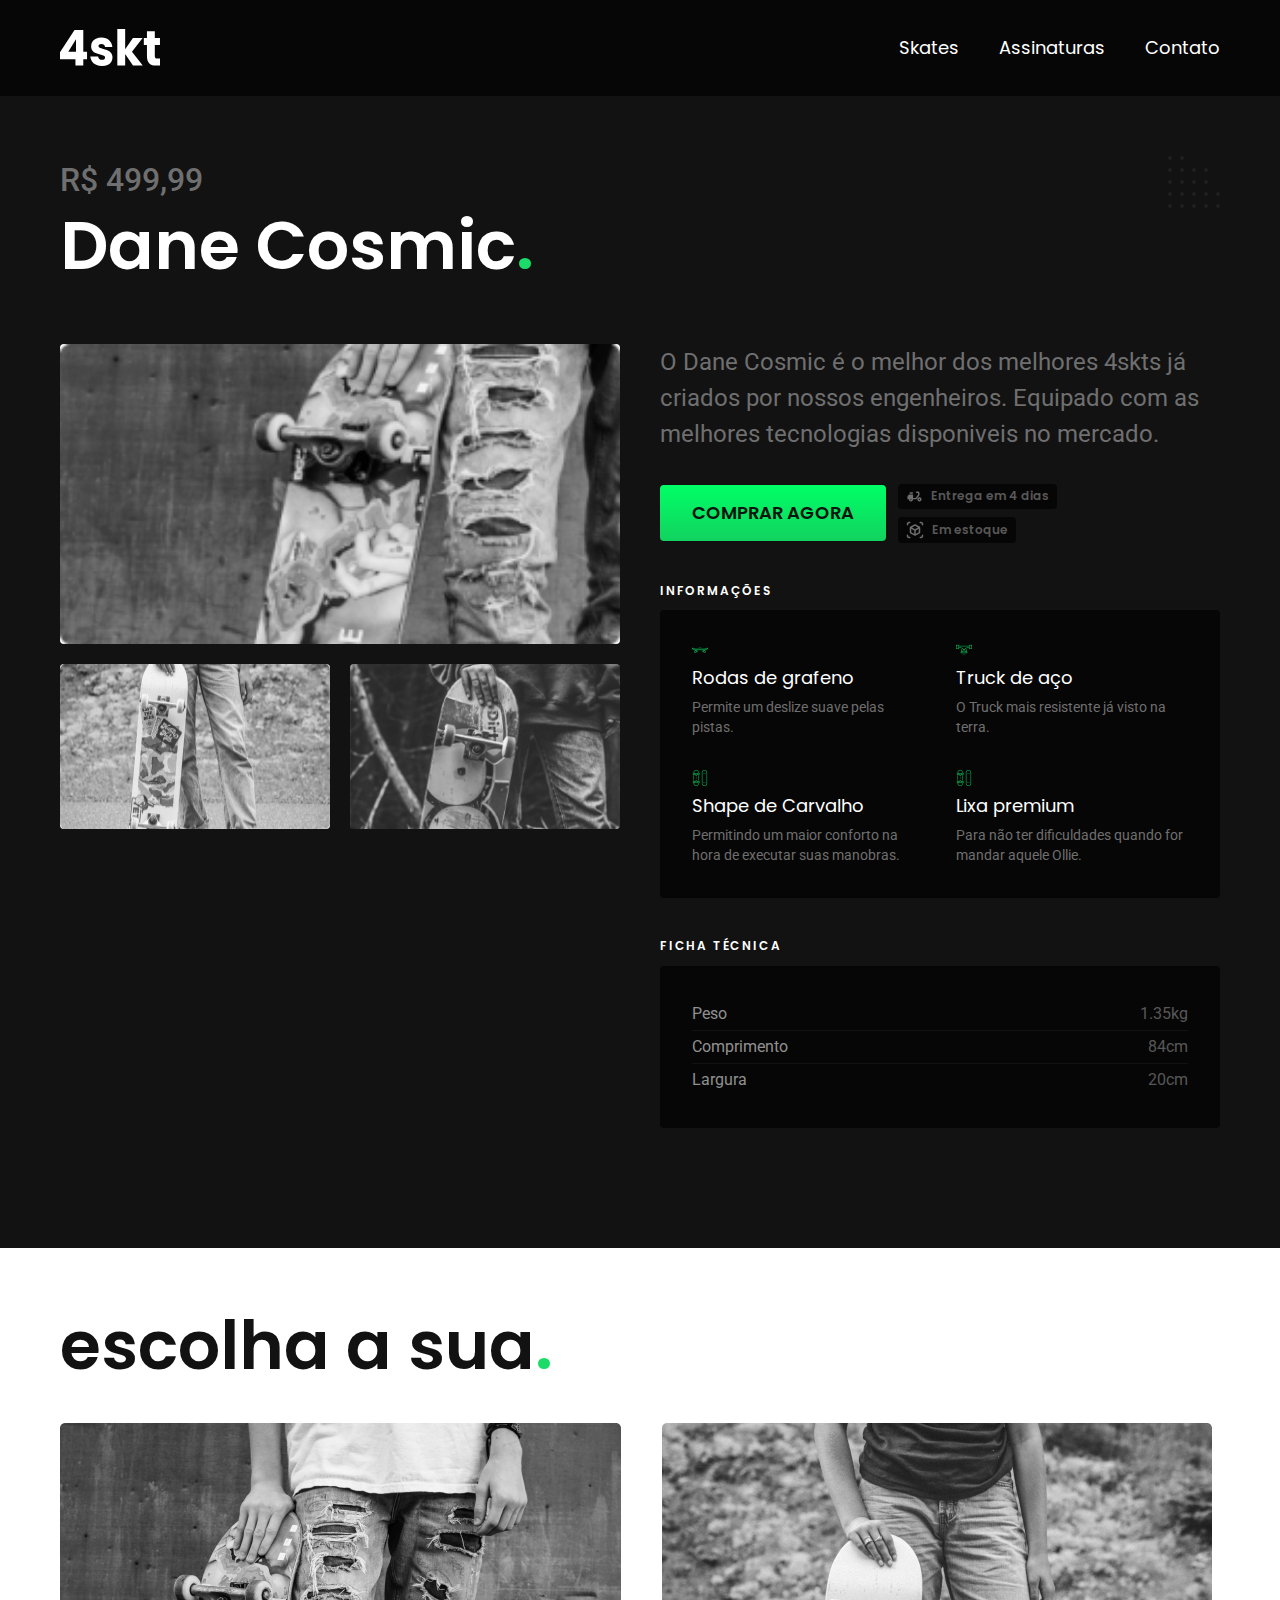
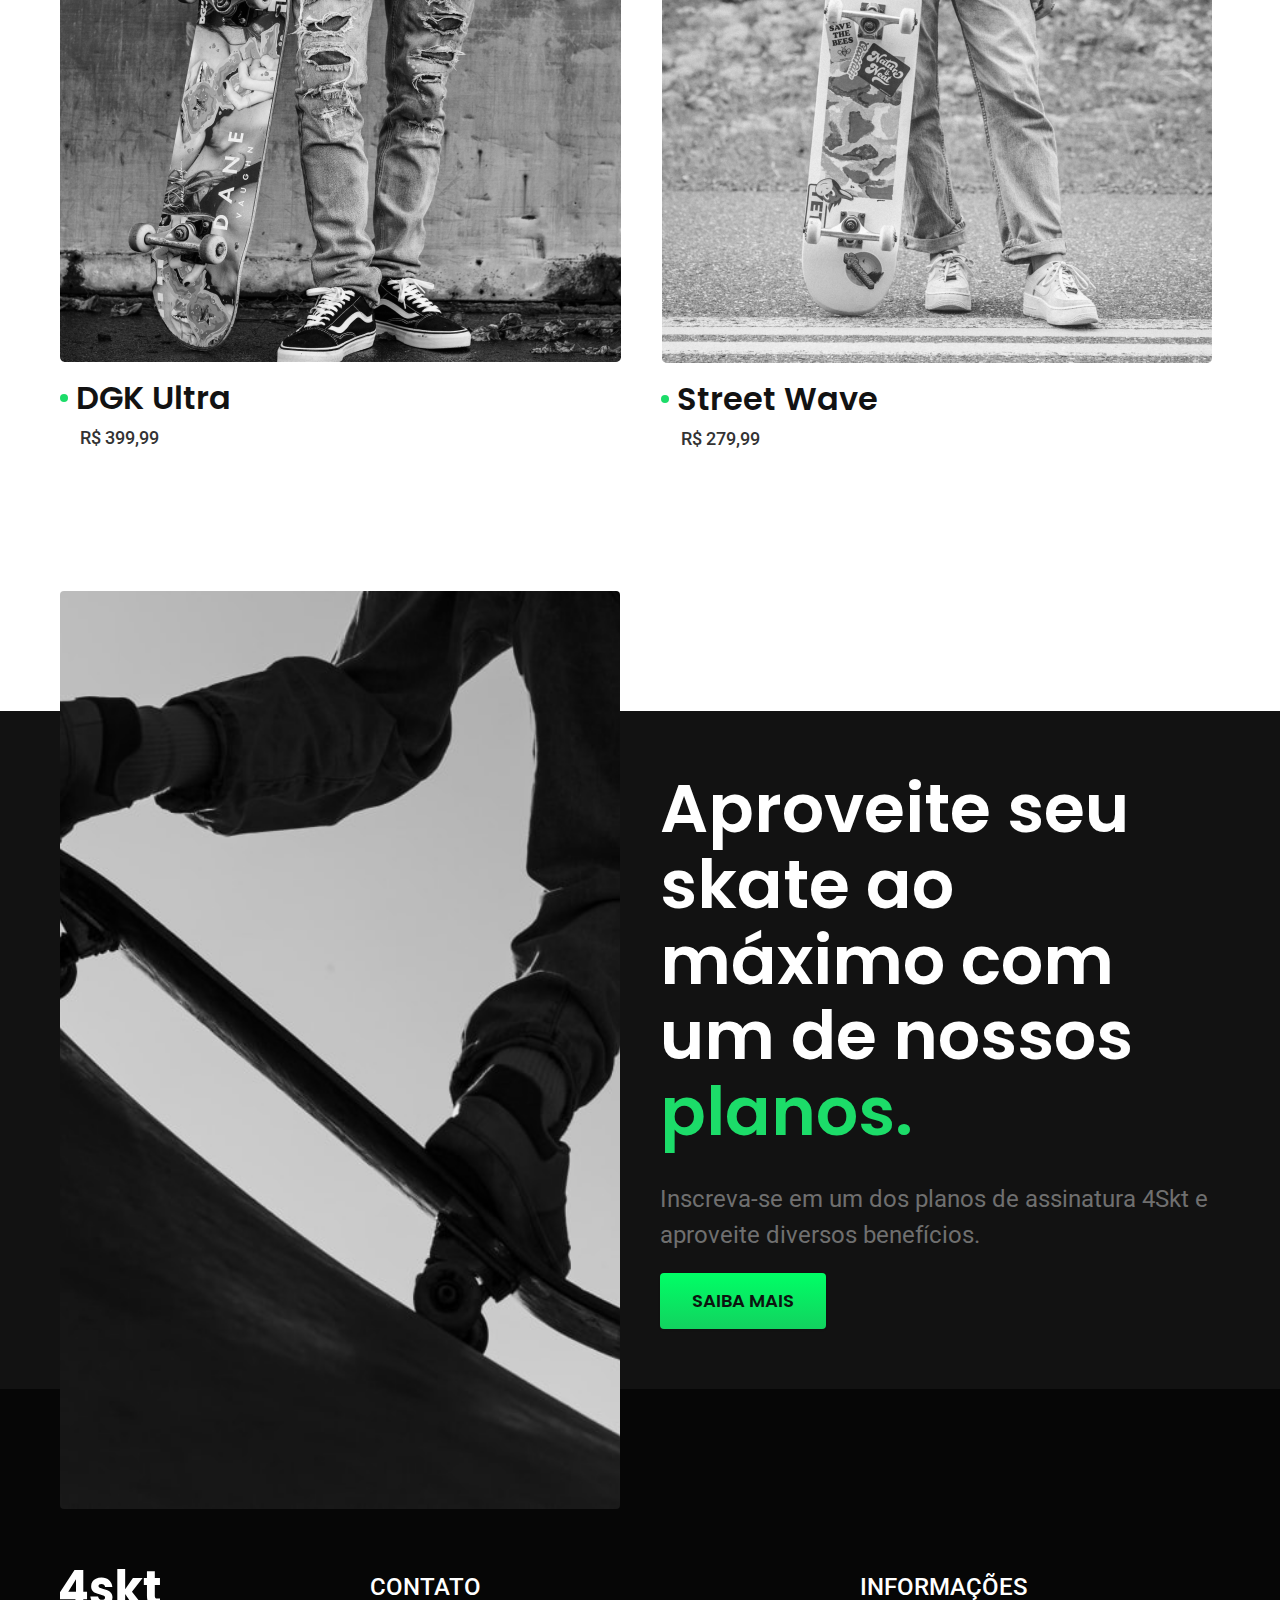
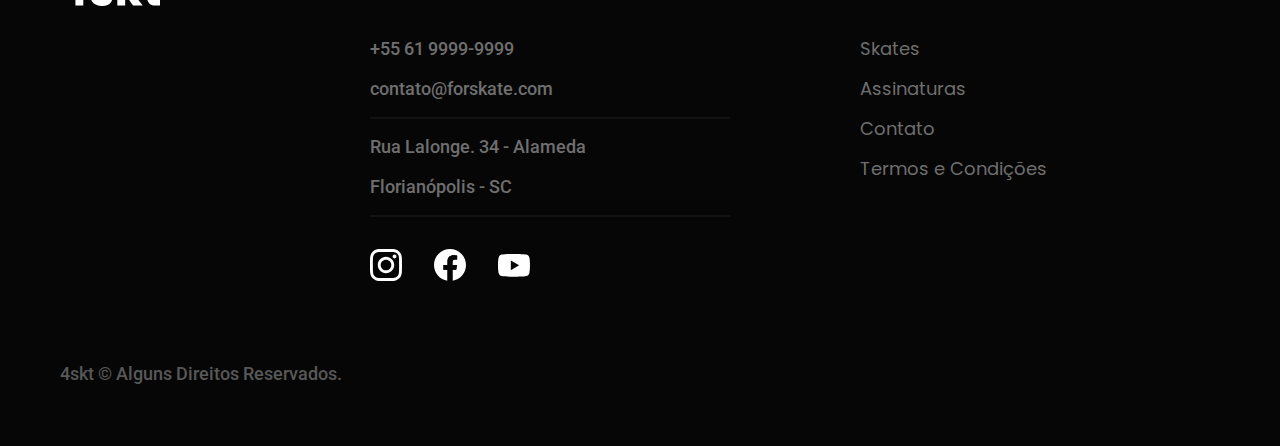
<file: src/pages/skates/danecosmic.html>
<!DOCTYPE html>
<html lang="pt-br">
<head>
  <meta charset="UTF-8">
  <meta http-equiv="X-UA-Compatible" content="IE=edge">
  <meta name="viewport" content="width=device-width, initial-scale=1.0">
  <link rel="preload" href="../../css/min/style.min.css" as="style">
  <link rel="stylesheet" href="../../css/min/style.min.css">
  <link rel="preconnect" href="https://fonts.googleapis.com">
  <link rel="preconnect" href="https://fonts.gstatic.com" crossorigin>
  <link href="https://fonts.googleapis.com/css2?family=Poppins:wght@400;600&family=Roboto:wght@400;500&display=swap" rel="stylesheet">  
  <title>Dane Cosmic</title>
  <meta name="description" content="Skates feitos com matérial de alto nível, feitos sob medida para você.
  Domine as pistas do mundo com 4skt.">
  <link rel="shortcut icon" href="../../../assets/icons/decorations/decoration.svg" type="image/x-icon">
  <script>
    document.documentElement.classList.add('js')
  </script>
</head>
<body id="skate">
  <header class="header-bg">
    <div id="header" class="header container">
      <a href="../../../index.html"><img src="../../../assets/icons/logo/logo.svg" alt="logo for skate"></a>
      <nav aria-label="primaria">
        <ul class="header-menu font-1-m color-0">
          <li><a href="./skates.html">Skates</a></li>
          <li><a href="../assinaturas.html">Assinaturas</a></li>
          <li><a href="../contato.html">Contato</a></li>
        </ul>
      </nav>
    </div>
  </header>
  <main id="main" class="title-bg">
    <div>
      <div class="title container">
        <p class="font-2-xl color-5">R$ 499,99</p>
        <h1 class="font-1-xxl color-0">Dane Cosmic<span class="color-p1">.</span></h1>
      </div>
    </div>

    <div class="skate container">
      <div class="skate-imgs">
        <img src="../../../assets/images/skate/danecosmic3.jpg" alt="">
        <img src="../../../assets/images/skate/danecosmic2.jpg" alt="">
        <img src="../../../assets/images/skate/danecosmic1.jpg" alt="">
      </div>

      <div class="skate-content">
        <p class="font-2-l color-5">O Dane Cosmic é o melhor dos melhores 4skts já criados por nossos engenheiros. Equipado com as melhores tecnologias disponiveis no mercado.</p>
        <div class="skate-buy">
          <a class="button " href="../orcamento.html?type=skt&product=danecosmic">Comprar agora</a>
          <span class="font-1-xs color-6"><img src="../../../assets/icons/skates/delivery.svg"> Entrega em 4 dias</span>
          <span class="font-1-xs color-6"><img src="../../../assets/icons/skates/stock.svg"> Em estoque</span>
        </div>
      

        <h2 class="font-1-xs color-0">Informações</h2>
        <ul class="skate-info">
          <li>
            <img src="../../../assets/icons/skates/grafeno.svg">
            <h3 class="font-1-m color-0">Rodas de grafeno</h3>
            <p class="font-2-xs color-5">
              Permite um deslize suave pelas pistas.
            </p>
          </li>

          <li>
            <img src="../../../assets/icons/skates/truck.svg">
            <h3 class="font-1-m color-0">Truck de aço</h3>
            <p class="font-2-xs color-5">
              O Truck mais resistente já visto na terra.          
            </p>
          </li>

          <li>
            <img src="../../../assets/icons/skates/shape.svg">
            <h3 class="font-1-m color-0">Shape de Carvalho</h3>
            <p class="font-2-xs color-5">
              Permitindo um maior conforto na hora de executar suas manobras.
            </p>
          </li>

          <li>
            <img src="../../../assets/icons/skates/shape.svg">
            <h3 class="font-1-m color-0">Lixa premium</h3>
            <p class="font-2-xs color-5">
              Para não ter dificuldades quando for mandar aquele Ollie.
            </p>
          </li>
        </ul>


        <h2 class="font-1-xs color-0">Ficha Técnica</h2>
        <ul class="skate-datasheet font-2-s color-4">
          <li>Peso <span>1.35kg</span></li>
          <li>Comprimento <span>84cm</span></li>
          <li>Largura <span>20cm</span></li>
        </ul>
      </div>
    </div>
  </main>

  <article class="skate-list container">
    <h2 class="font-1-xxl container">escolha a sua<span class="color-p1">.</span></h2>

    <ul>
      <li>
        <a href="./dgkultra.html">
          <img src="../../../assets/images/skate/skateoutros2.jpg" alt="Skate DGK Ultra">
          <h3 class="font-1-xl">DGK Ultra</h3>
          <span class="font-2-m color-8">R$ 399,99</span>
        </a>
      </li>

      <li>
        <a href="./streetwave.html">
          <img src="../../../assets/images/skate/skateoutros1.jpg"alt="Skate Dane Cosmic">
          <h3 class="font-1-xl">Street Wave</h3>
          <span class="font-2-m color-8">R$ 279,99</span>
        </a>
      </li>
    </ul>
  </article>

  <article class="sub-skate-bg">
      <div class="sub-skate container">
        <div class="sub-skate-img">
          <img src="../../../assets/images/planos.jpg" alt="Pessoa descendo uma rapma de skate">
        </div>
        <div class="sub-skate-content">
          <h2 class="font-1-xxl color-0">Aproveite seu skate ao máximo com um de nossos <span class="color-p1">planos.</span></h2>
          <p class="font-2-l color-5">Inscreva-se em um dos planos de assinatura 4Skt e aproveite diversos benefícios.</p>
          <a class="button" href="../assinaturas.html">Saiba mais</a>
        </div>
      </div>
  </article>
  <footer id="footer" class="footer-bg">
    <div class="footer container">
      <img src="../../../assets/icons/logo/logo.svg" alt="4Skt">
      <div class="footer-contact">
        <h3 class="font-2-l-b color-0">Contato</h3>
        <ul class="font-2-m color-5">
          <li><a href="tel:+556199999999">+55 61 9999-9999</a></li>
          <li><a href="mailto:contato@forskate.com">contato@forskate.com</a></li>
          <li>Rua Lalonge. 34 - Alameda</li>
          <li>Florianópolis - SC</li>
        </ul>
        <div class="footer-social">
          <a href="./">
            <img src="../../../assets/icons/social/instagram.svg" alt="Instagram">
          </a>
          <a href="./">
            <img src="../../../assets/icons/social/facebook.svg" alt="Facebook">
          </a>
          <a href="./">
            <img src="../../../assets/icons/social/youtube.svg" alt="Youtube">
          </a>
        </div>
      </div>
      <div class="footer-info">
        <h3 class="font-2-l-b color-0">Informações</h3>
        <nav>
          <ul class="font-1-m color-5">
            <li><a href="./skates.html">Skates</a></li>
            <li><a href="../assinaturas.html">Assinaturas</a></li>
            <li><a href="../contato.html">Contato</a></li>
            <li><a href="../termos.html">Termos e Condições</a></li>
          </ul>
        </nav>
      </div>
      <p class="font-2-m color-6 footer-copy">4skt © Alguns Direitos Reservados.</p>
    </div>
  </footer>
 <script src="../../js/min/script.min.js"></script>
</body>
</html>
</file>
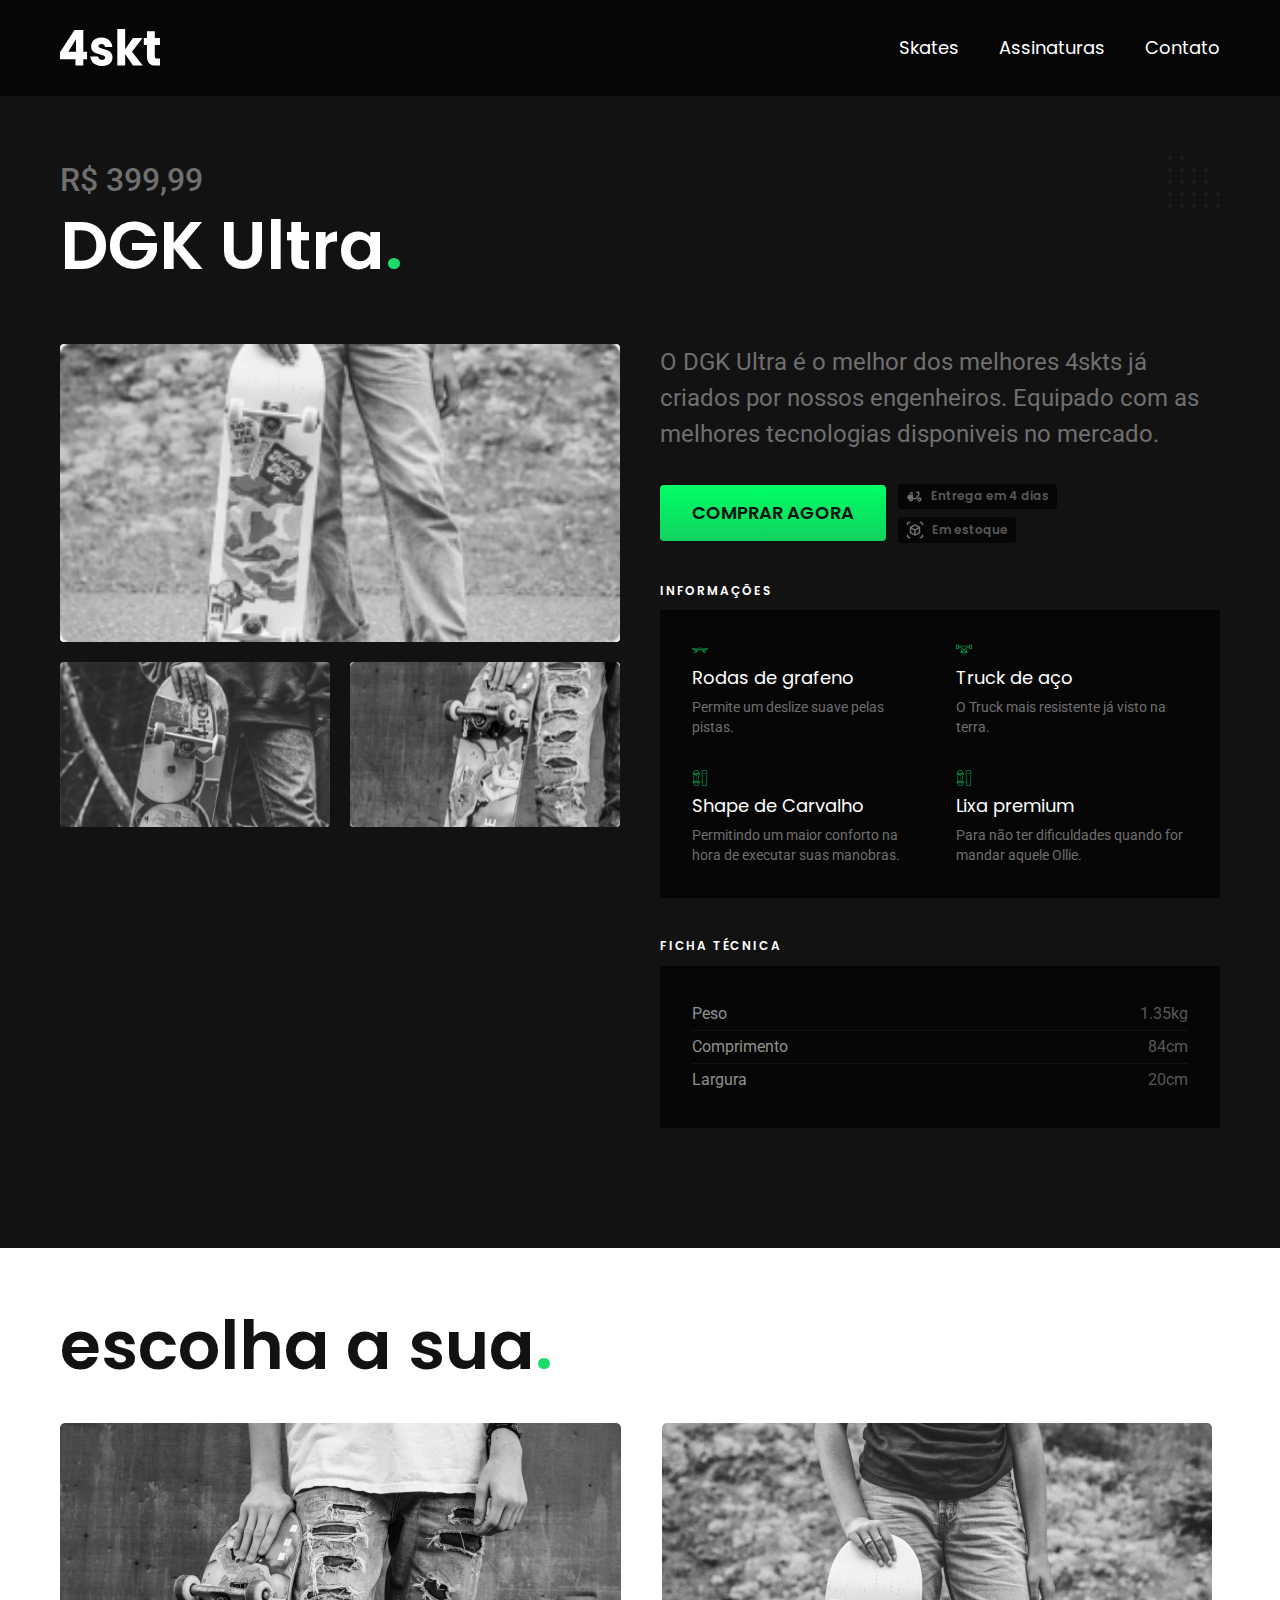
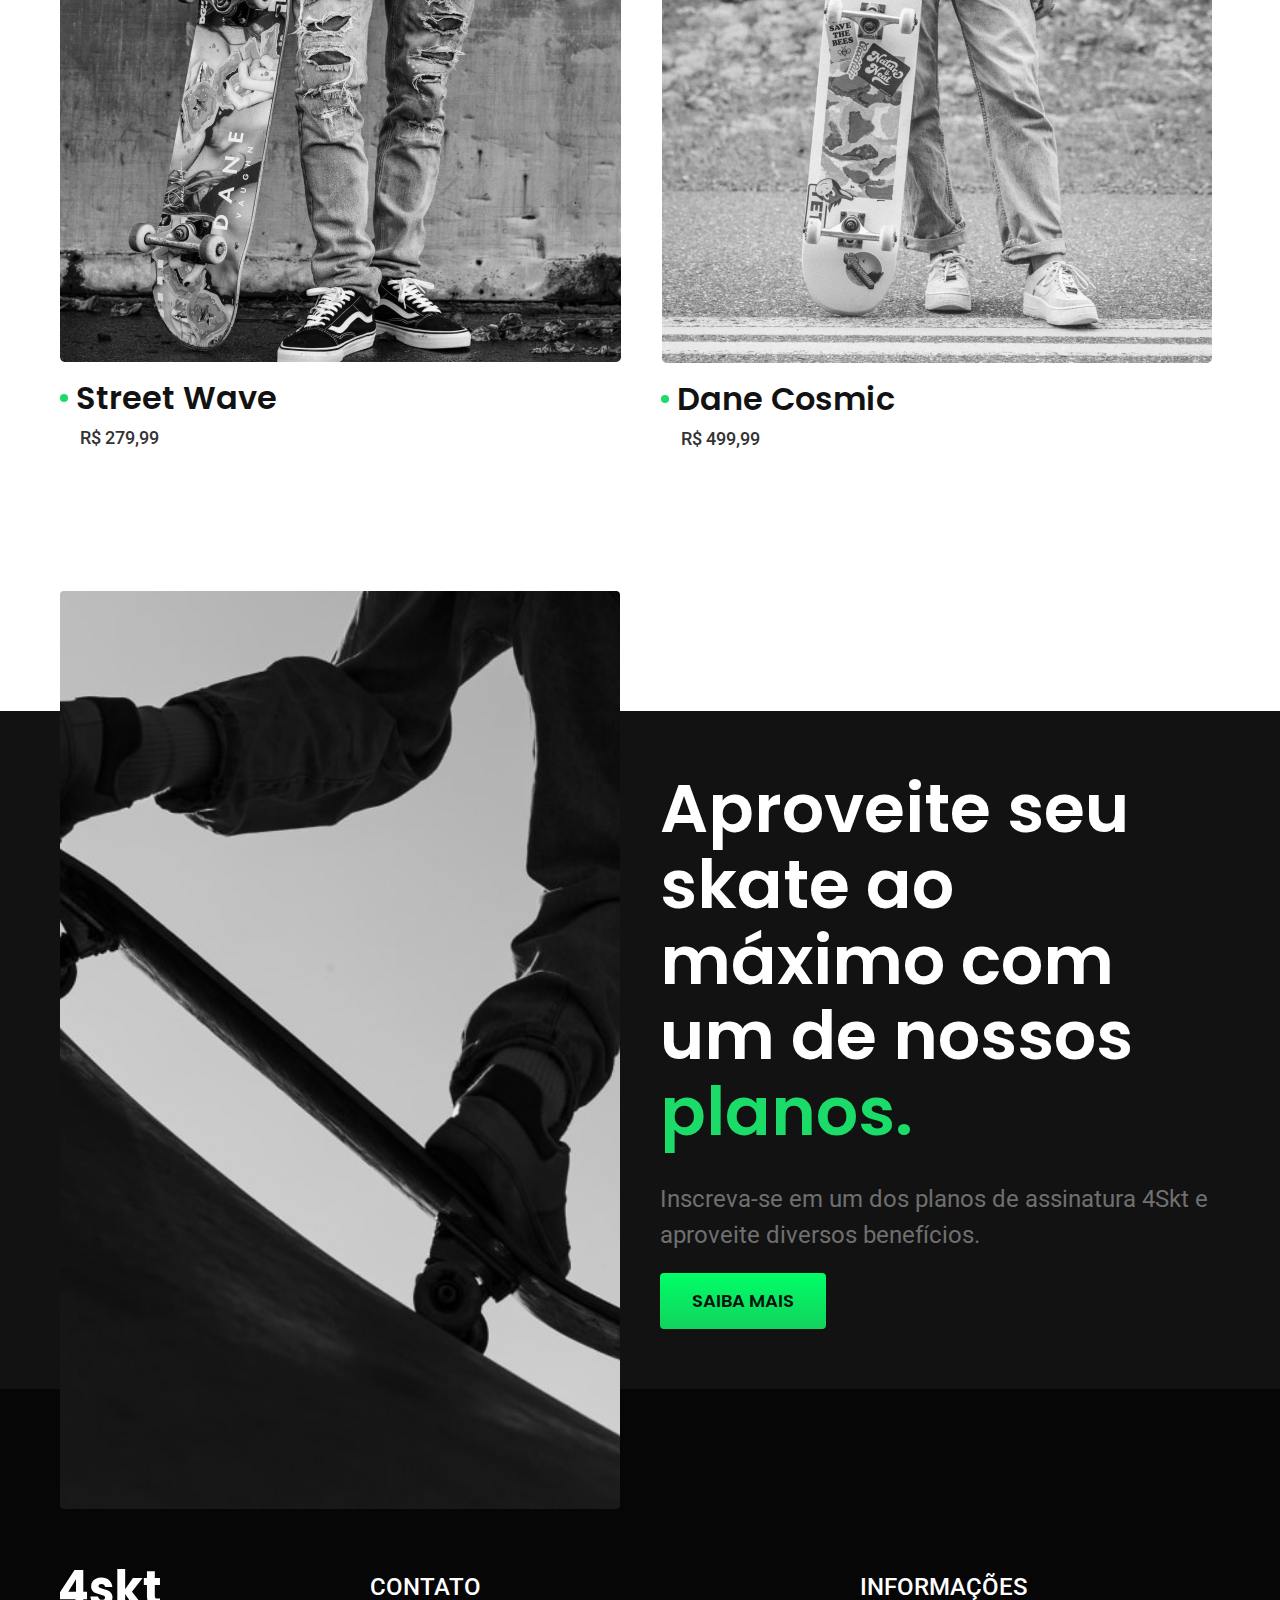
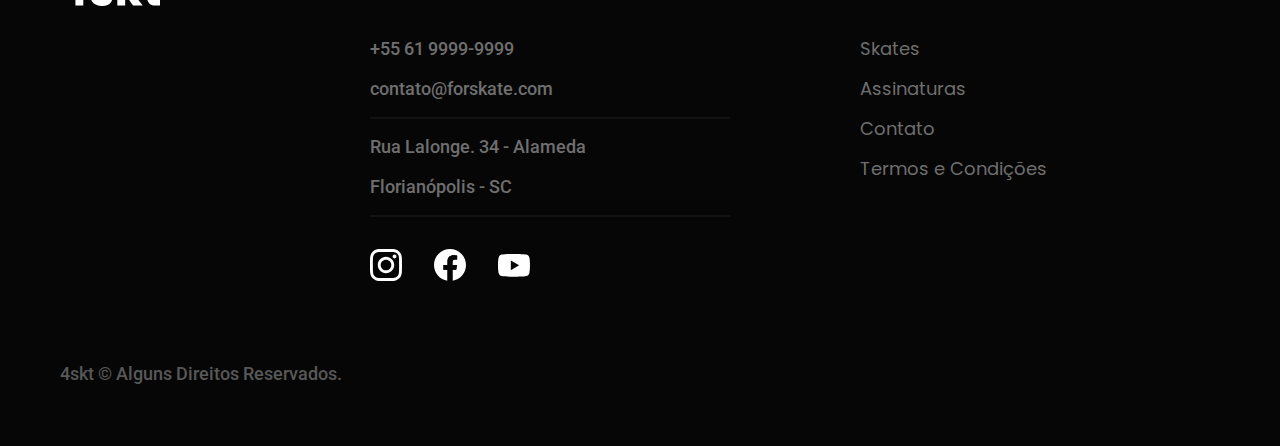
<file: src/pages/skates/dgkultra.html>
<!DOCTYPE html>
<html lang="pt-br">
<head>
  <meta charset="UTF-8">
  <meta http-equiv="X-UA-Compatible" content="IE=edge">
  <meta name="viewport" content="width=device-width, initial-scale=1.0">
  <link rel="preload" href="../../css/min/style.min.css" as="style">
  <link rel="stylesheet" href="../../css/min/style.min.css">
  <link rel="preconnect" href="https://fonts.googleapis.com">
  <link rel="preconnect" href="https://fonts.gstatic.com" crossorigin>
  <link href="https://fonts.googleapis.com/css2?family=Poppins:wght@400;600&family=Roboto:wght@400;500&display=swap" rel="stylesheet">  
  <title>DGK Ultra</title>
  <meta name="description" content="Skates feitos com matérial de alto nível, feitos sob medida para você.
  Domine as pistas do mundo com 4skt.">
  <link rel="shortcut icon" href="../../../assets/icons/decorations/decoration.svg" type="image/x-icon">
  <script>
    document.documentElement.classList.add('js')
  </script>
</head>
<body id="skate">
  <header class="header-bg">
    <div id="header" class="header container">
      <a href="../../../index.html"><img src="../../../assets/icons/logo/logo.svg" alt="logo for skate"></a>
      <nav aria-label="primaria">
        <ul class="header-menu font-1-m color-0">
          <li><a href="./skates.html">Skates</a></li>
          <li><a href="../assinaturas.html">Assinaturas</a></li>
          <li><a href="../contato.html">Contato</a></li>
        </ul>
      </nav>
    </div>
  </header>
  <main id="main" class="title-bg">
    <div>
      <div class="title container">
        <p class="font-2-xl color-5">R$ 399,99</p>
        <h1 class="font-1-xxl color-0">DGK Ultra<span class="color-p1">.</span></h1>
      </div>
    </div>

    <div class="skate container">
      <div class="skate-imgs">
        <img src="../../../assets/images/skate/danecosmic2.jpg" alt="">
        <img src="../../../assets/images/skate/danecosmic1.jpg" alt="">
        <img src="../../../assets/images/skate/danecosmic3.jpg" alt="">
      </div>

      <div class="skate-content">
        <p class="font-2-l color-5">O DGK Ultra é o melhor dos melhores 4skts já criados por nossos engenheiros. Equipado com as melhores tecnologias disponiveis no mercado.</p>
        <div class="skate-buy">
          <a class="button " href="../orcamento.html?type=skt&product=dgkultra">Comprar agora</a>
          <span class="font-1-xs color-6"><img src="../../../assets/icons/skates/delivery.svg"> Entrega em 4 dias</span>
          <span class="font-1-xs color-6"><img src="../../../assets/icons/skates/stock.svg"> Em estoque</span>
        </div>
      

        <h2 class="font-1-xs color-0">Informações</h2>
        <ul class="skate-info">
          <li>
            <img src="../../../assets/icons/skates/grafeno.svg">
            <h3 class="font-1-m color-0">Rodas de grafeno</h3>
            <p class="font-2-xs color-5">
              Permite um deslize suave pelas pistas.
            </p>
          </li>

          <li>
            <img src="../../../assets/icons/skates/truck.svg">
            <h3 class="font-1-m color-0">Truck de aço</h3>
            <p class="font-2-xs color-5">
              O Truck mais resistente já visto na terra.          
            </p>
          </li>

          <li>
            <img src="../../../assets/icons/skates/shape.svg">
            <h3 class="font-1-m color-0">Shape de Carvalho</h3>
            <p class="font-2-xs color-5">
              Permitindo um maior conforto na hora de executar suas manobras.
            </p>
          </li>

          <li>
            <img src="../../../assets/icons/skates/shape.svg">
            <h3 class="font-1-m color-0">Lixa premium</h3>
            <p class="font-2-xs color-5">
              Para não ter dificuldades quando for mandar aquele Ollie.
            </p>
          </li>
        </ul>


        <h2 class="font-1-xs color-0">Ficha Técnica</h2>
        <ul class="skate-datasheet font-2-s color-4">
          <li>Peso <span>1.35kg</span></li>
          <li>Comprimento <span>84cm</span></li>
          <li>Largura <span>20cm</span></li>
        </ul>
      </div>
    </div>
  </main>

  <article class="skate-list container">
    <h2 class="font-1-xxl container">escolha a sua<span class="color-p1">.</span></h2>

    <ul>
      <li>
        <a href="./streetwave.html">
          <img src="../../../assets/images/skate/skateoutros2.jpg" alt="Skate DGK Ultra">
          <h3 class="font-1-xl">Street Wave</h3>
          <span class="font-2-m color-8">R$ 279,99</span>
        </a>
      </li>

      <li>
        <a href="./danecosmic.html">
          <img src="../../../assets/images/skate/skateoutros1.jpg"alt="Skate Dane Cosmic">
          <h3 class="font-1-xl">Dane Cosmic</h3>
          <span class="font-2-m color-8">R$ 499,99</span>
        </a>
      </li>
    </ul>
  </article>

  <article class="sub-skate-bg">
      <div class="sub-skate container">
        <div class="sub-skate-img">
          <img src="../../../assets/images/planos.jpg" alt="Pessoa descendo uma rapma de skate">
        </div>
        <div class="sub-skate-content">
          <h2 class="font-1-xxl color-0">Aproveite seu skate ao máximo com um de nossos <span class="color-p1">planos.</span></h2>
          <p class="font-2-l color-5">Inscreva-se em um dos planos de assinatura 4Skt e aproveite diversos benefícios.</p>
          <a class="button" href="../assinaturas.html">Saiba mais</a>
        </div>
      </div>
  </article>
  <footer id="footer" class="footer-bg">
    <div class="footer container">
      <img src="../../../assets/icons/logo/logo.svg" alt="4Skt">
      <div class="footer-contact">
        <h3 class="font-2-l-b color-0">Contato</h3>
        <ul class="font-2-m color-5">
          <li><a href="tel:+556199999999">+55 61 9999-9999</a></li>
          <li><a href="mailto:contato@forskate.com">contato@forskate.com</a></li>
          <li>Rua Lalonge. 34 - Alameda</li>
          <li>Florianópolis - SC</li>
        </ul>
        <div class="footer-social">
          <a href="./">
            <img src="../../../assets/icons/social/instagram.svg" alt="Instagram">
          </a>
          <a href="./">
            <img src="../../../assets/icons/social/facebook.svg" alt="Facebook">
          </a>
          <a href="./">
            <img src="../../../assets/icons/social/youtube.svg" alt="Youtube">
          </a>
        </div>
      </div>
      <div class="footer-info">
        <h3 class="font-2-l-b color-0">Informações</h3>
        <nav>
          <ul class="font-1-m color-5">
            <li><a href="./skates.html">Skates</a></li>
            <li><a href="../assinaturas.html">Assinaturas</a></li>
            <li><a href="../contato.html">Contato</a></li>
            <li><a href="../termos.html">Termos e Condições</a></li>
          </ul>
        </nav>
      </div>
      <p class="font-2-m color-6 footer-copy">4skt © Alguns Direitos Reservados.</p>
    </div>
  </footer>
 <script src="../../js/min/script.min.js"></script>
</body>
</html>
</file>
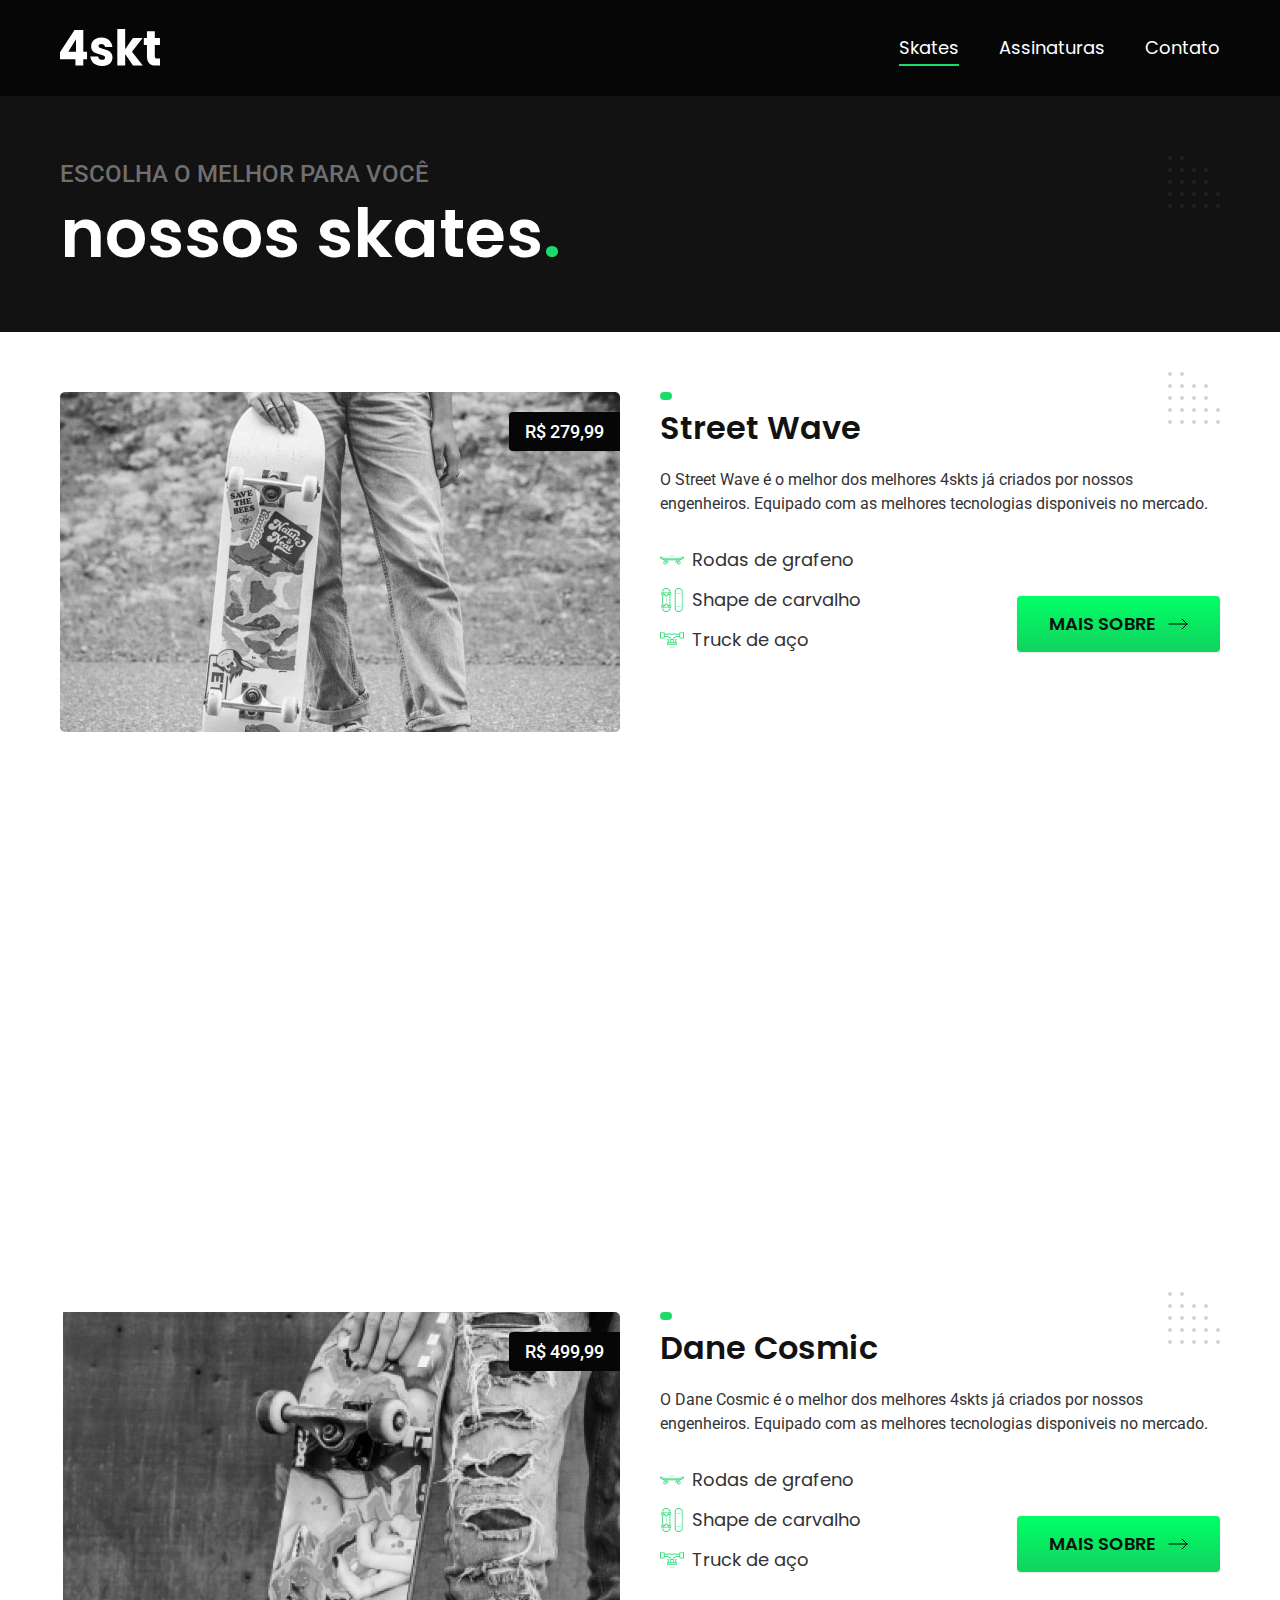
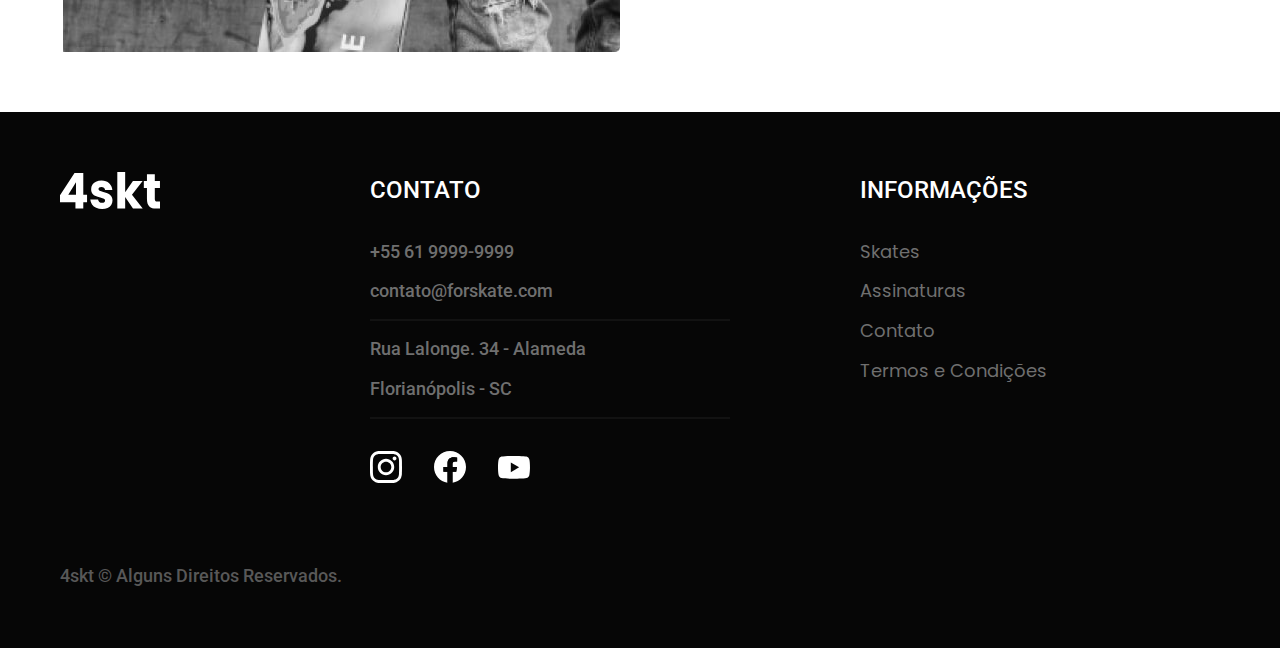
<file: src/pages/skates/skates.html>
<!DOCTYPE html>
<html lang="pt-br">
<head>
  <meta charset="UTF-8">
  <meta http-equiv="X-UA-Compatible" content="IE=edge">
  <meta name="viewport" content="width=device-width, initial-scale=1.0">
  <link rel="preload" href="../../css/min/style.min.css" as="style">
  <link rel="stylesheet" href="../../css/min/style.min.css">
  <link rel="preconnect" href="https://fonts.googleapis.com">
  <link rel="preconnect" href="https://fonts.gstatic.com" crossorigin>
  <link href="https://fonts.googleapis.com/css2?family=Poppins:wght@400;600&family=Roboto:wght@400;500&display=swap" rel="stylesheet">  
  <title>Skates</title>
  <meta name="description" content="Skates feitos com matérial de alto nível, feitos sob medida para você.
  Domine as pistas do mundo com 4skt.">
  <link rel="shortcut icon" href="../../../assets/icons/decorations/decoration.svg" type="image/x-icon">
  <script>
    document.documentElement.classList.add('js')
  </script>
</head>
<body id="skates">
  <header class="header-bg">
    <div id="header" class="header container">
      <a href="../../../index.html"><img src="../../../assets/icons/logo/logo.svg" alt="logo for skate"></a>
      <nav aria-label="primaria">
        <ul class="header-menu font-1-m color-0">
          <li><a href="./skates.html">Skates</a></li>
          <li><a href="../assinaturas.html">Assinaturas</a></li>
          <li><a href="../contato.html">Contato</a></li>
        </ul>
      </nav>
    </div>
  </header>
  <main id="main" class="main">
    <div class="title-bg">
      <div class="title container">
        <p class="font-2-l-b color-5 fadeInLeft" data-anime="200">Escolha o melhor para você</p>
        <h1 class="font-1-xxl color-0 fadeInLeft" data-anime="400">nossos skates<span class="color-p1">.</span></h1>
      </div>
    </div>

    <div>
      <div class="skates container fadeInUp" data-anime="600">
        <div class="skates-img">
          <img src="../../../assets/images/streetwave.jpg" alt="Skate Street Wave">
          <span class="font-2-m color-0">R$ 279,99</span>
        </div>
        <div class="skates-content">
          <h2 class="font-1-xl">Street Wave</h2>
          <p class="font-2-s color-8">O Street Wave é o melhor dos melhores 4skts já criados por nossos engenheiros. Equipado com as melhores tecnologias disponiveis no mercado.</p>
          <ul class="font-1-m color-8">
            <li>
              <img src="../../../assets/icons/skates/grafeno.svg" />
              Rodas de grafeno
            </li>
            <li>
              <img src="../../../assets/icons/skates/shape.svg" />
              Shape de carvalho
            </li>
            <li>
              <img src="../../../assets/icons/skates/truck.svg" />
              Truck de aço
            </li>
          </ul>
          <a class="button arrow" href="./streetwave.html">Mais sobre</a>
        </div>
      </div>
    </div>

    <div class="skates-bg fadeInUp" data-anime="800">
      <div class="skates container">
        <div class="skates-img">
          <img src="../../../assets/images/dgkultra.jpg" alt="Skate Street Wave">
          <span class="font-2-m color-0">R$ 399,99</span>
        </div>
        <div class="skates-content">
          <h2 class="font-1-xl color-0">DGK Ultra</h2>
          <p class="font-2-s color-3">O DGK Ultra é o melhor dos melhores 4skts já criados por nossos engenheiros. Equipado com as melhores tecnologias disponiveis no mercado.</p>
          <ul class="font-1-m color-3">
            <li>
              <img src="../../../assets/icons/skates/grafeno.svg" />
              Rodas de grafeno
            </li>
            <li>
              <img src="../../../assets/icons/skates/shape.svg" />
              Shape de carvalho
            </li>
            <li>
              <img src="../../../assets/icons/skates/truck.svg" />
              Truck de aço
            </li>
          </ul>
          <a class="button arrow" href="./dgkultra.html">Mais sobre</a>
        </div>
      </div>
    </div>

    <div>
      <div class="skates container">
        <div class="skates-img">
          <img src="../../../assets/images/danecosmic.jpg" alt="Skate Street Wave">
          <span class="font-2-m color-0">R$ 499,99</span>
        </div>
        <div class="skates-content">
          <h2 class="font-1-xl">Dane Cosmic</h2>
          <p class="font-2-s color-8">O Dane Cosmic é o melhor dos melhores 4skts já criados por nossos engenheiros. Equipado com as melhores tecnologias disponiveis no mercado.</p>
          <ul class="font-1-m color-8">
            <li>
              <img src="../../../assets/icons/skates/grafeno.svg" />
              Rodas de grafeno
            </li>
            <li>
              <img src="../../../assets/icons/skates/shape.svg" />
              Shape de carvalho
            </li>
            <li>
              <img src="../../../assets/icons/skates/truck.svg" />
              Truck de aço
            </li>
          </ul>
          <a class="button arrow" href="./danecosmic.html">Mais sobre</a>
        </div>
      </div>
    </div>
   
  </main>
  <footer id="footer" class="footer-bg">
    <div class="footer container">
      <img src="../../../assets/icons/logo/logo.svg" alt="4Skt">
      <div class="footer-contact">
        <h3 class="font-2-l-b color-0">Contato</h3>
        <ul class="font-2-m color-5">
          <li><a href="tel:+556199999999">+55 61 9999-9999</a></li>
          <li><a href="mailto:contato@forskate.com">contato@forskate.com</a></li>
          <li>Rua Lalonge. 34 - Alameda</li>
          <li>Florianópolis - SC</li>
        </ul>
        <div class="footer-social">
          <a href="./">
            <img src="../../../assets/icons/social/instagram.svg" alt="Instagram">
          </a>
          <a href="./">
            <img src="../../../assets/icons/social/facebook.svg" alt="Facebook">
          </a>
          <a href="./">
            <img src="../../../assets/icons/social/youtube.svg" alt="Youtube">
          </a>
        </div>
      </div>
      <div class="footer-info">
        <h3 class="font-2-l-b color-0">Informações</h3>
        <nav>
          <ul class="font-1-m color-5">
            <li><a href="./skates.html">Skates</a></li>
            <li><a href="../assinaturas.html">Assinaturas</a></li>
            <li><a href="../contato.html">Contato</a></li>
            <li><a href="../termos.html">Termos e Condições</a></li>
          </ul>
        </nav>
      </div>
      <p class="font-2-m color-6 footer-copy">4skt © Alguns Direitos Reservados.</p>
    </div>
  </footer>
  <script src="../../js/simple-anime.js"></script>
 <script src="../../js/min/script.min.js"></script>
</body>
</html>
</file>
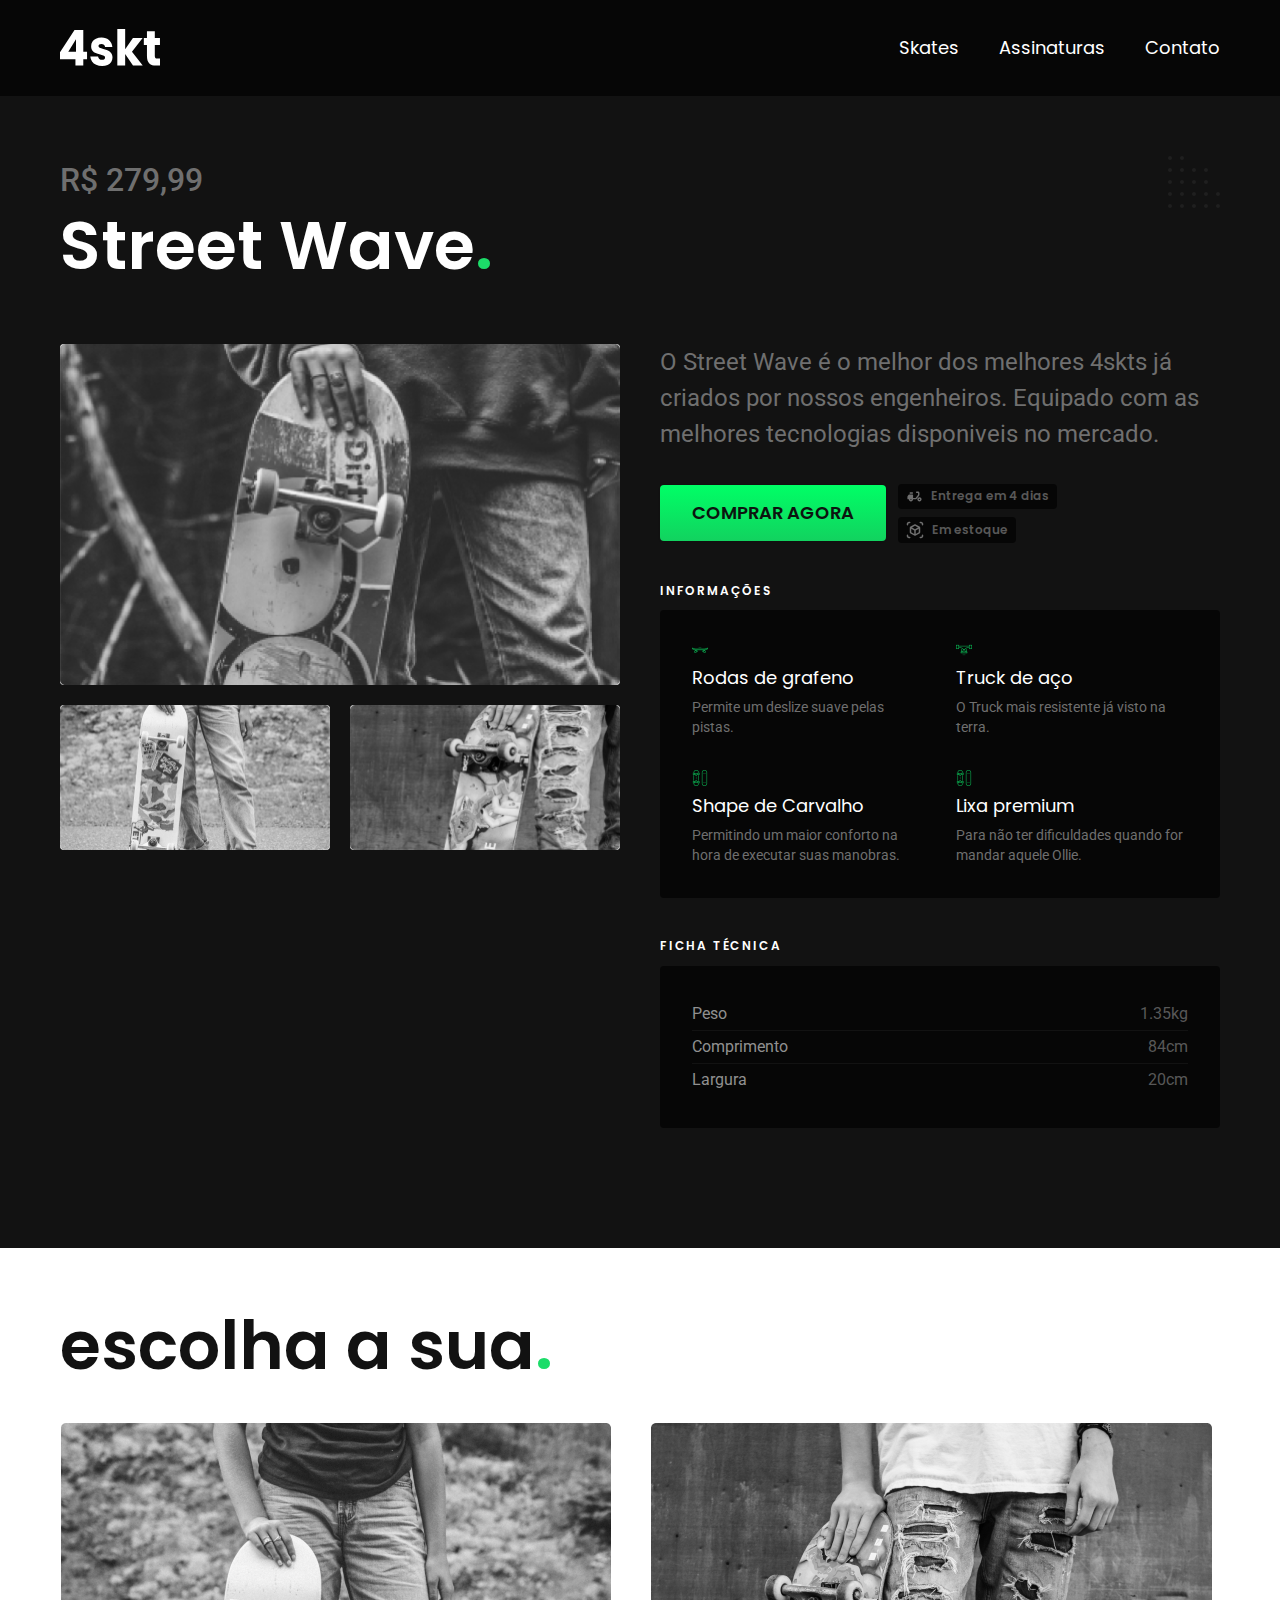
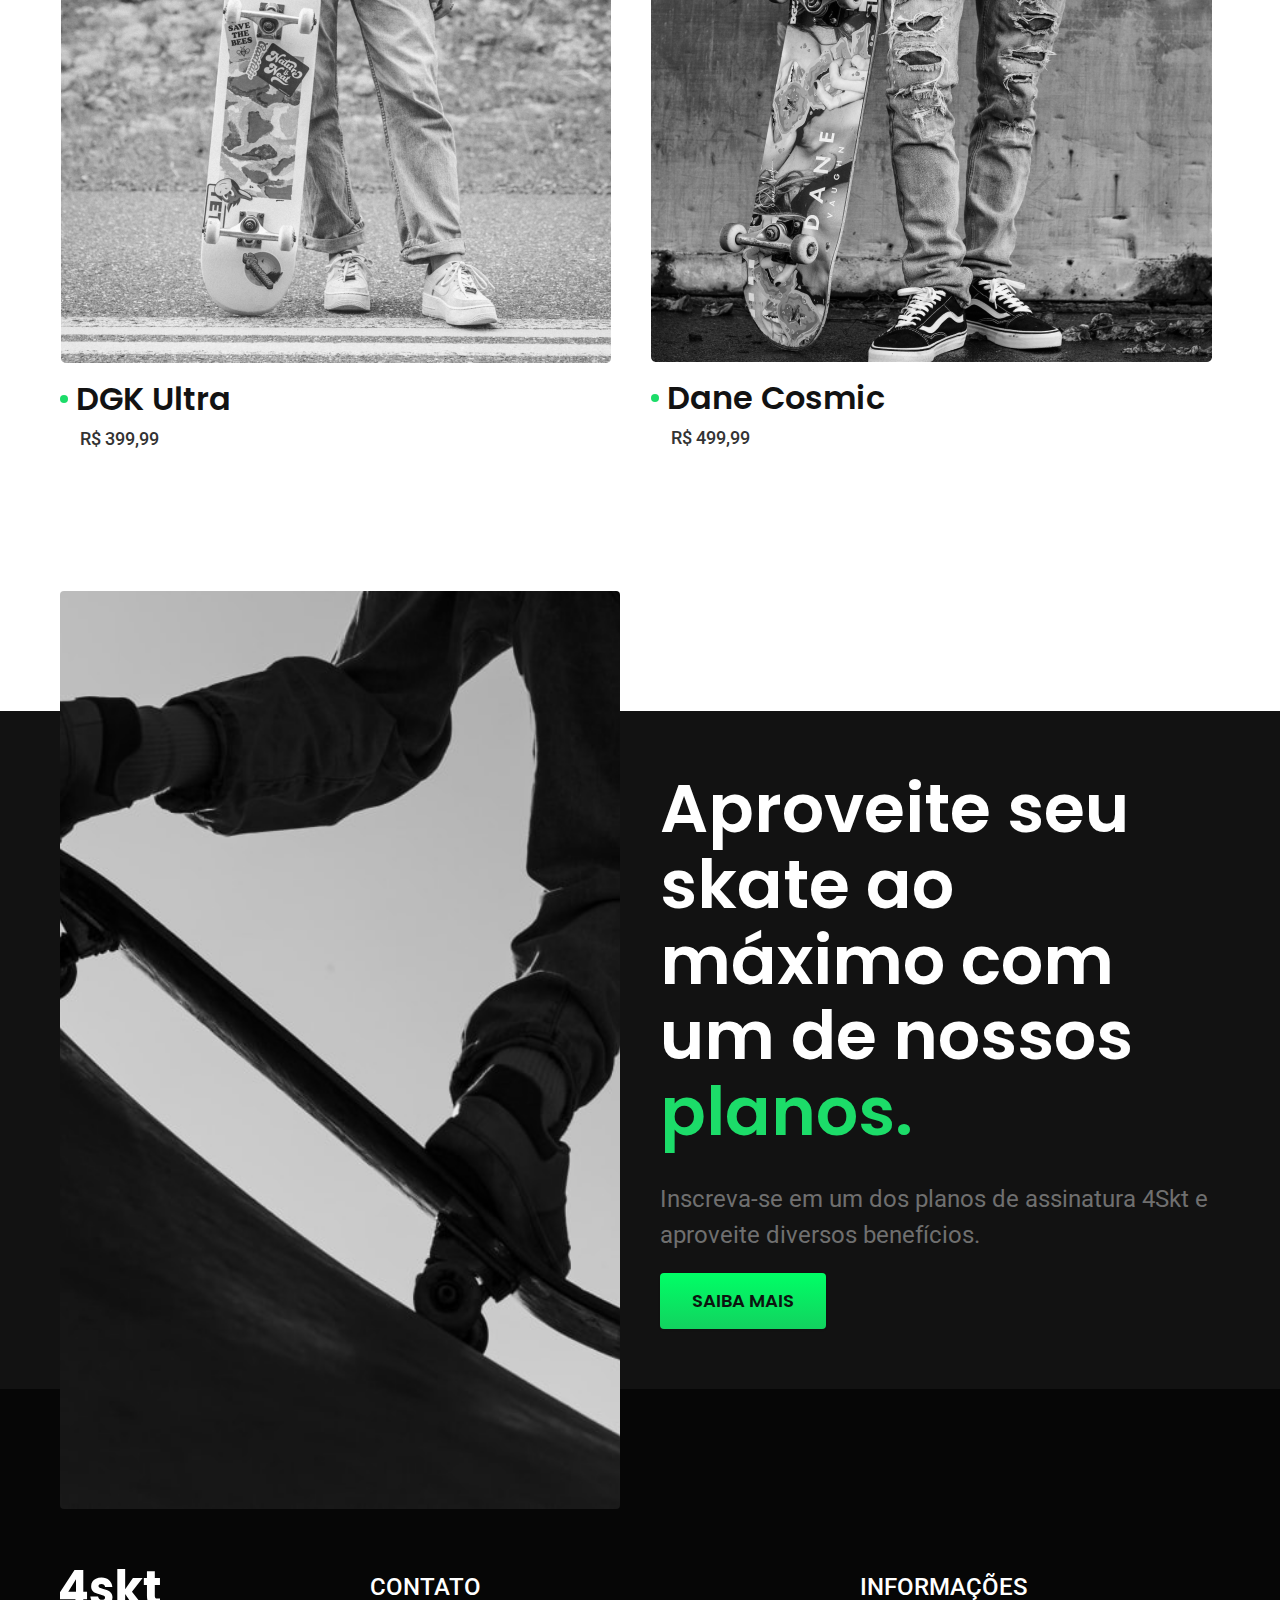
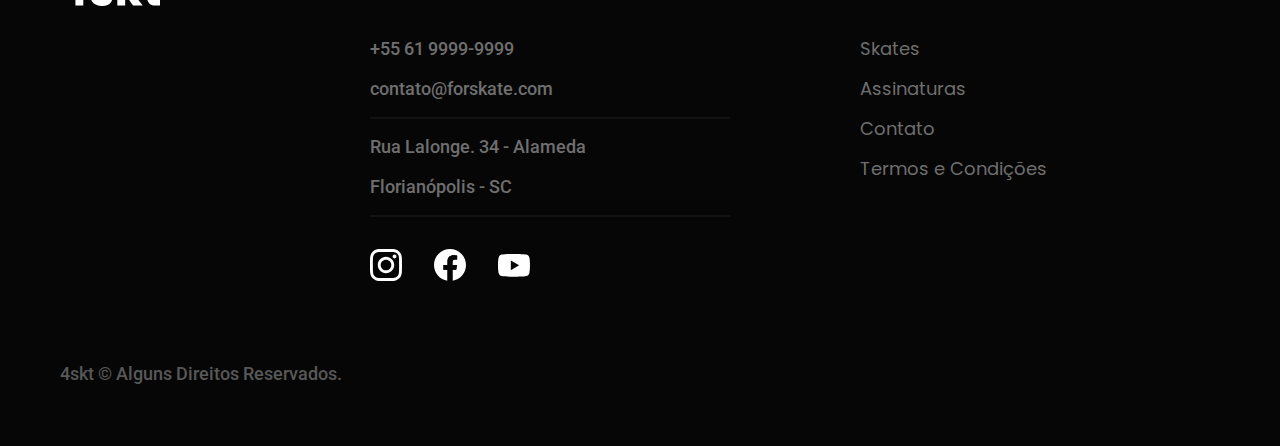
<file: src/pages/skates/streetwave.html>
<!DOCTYPE html>
<html lang="pt-br">
<head>
  <meta charset="UTF-8">
  <meta http-equiv="X-UA-Compatible" content="IE=edge">
  <meta name="viewport" content="width=device-width, initial-scale=1.0">
  <link rel="preload" href="../../css/min/style.min.css" as="style">
  <link rel="stylesheet" href="../../css/min/style.min.css">
  <link rel="preconnect" href="https://fonts.googleapis.com">
  <link rel="preconnect" href="https://fonts.gstatic.com" crossorigin>
  <link href="https://fonts.googleapis.com/css2?family=Poppins:wght@400;600&family=Roboto:wght@400;500&display=swap" rel="stylesheet">  
  <title>Street wave</title>
  <meta name="description" content="Skates feitos com matérial de alto nível, feitos sob medida para você.
  Domine as pistas do mundo com 4skt.">
  <link rel="shortcut icon" href="../../../assets/icons/decorations/decoration.svg" type="image/x-icon">
  <script>
    document.documentElement.classList.add('js')
  </script>
</head>
<body id="skate">
  <header class="header-bg">
    <div id="header" class="header container">
      <a href="../../../index.html"><img src="../../../assets/icons/logo/logo.svg" alt="logo for skate"></a>
      <nav aria-label="primaria">
        <ul class="header-menu font-1-m color-0">
          <li><a href="./skates.html">Skates</a></li>
          <li><a href="../assinaturas.html">Assinaturas</a></li>
          <li><a href="../contato.html">Contato</a></li>
        </ul>
      </nav>
    </div>
  </header>
  <main id="main" class="title-bg">
    <div>
      <div class="title container">
        <p class="font-2-xl color-5">R$ 279,99</p>
        <h1 class="font-1-xxl color-0">Street Wave<span class="color-p1">.</span></h1>
      </div>
    </div>

    <div class="skate container">
      <div class="skate-imgs">
        <img src="../../../assets/images/skate/danecosmic1.jpg" alt="">
        <img src="../../../assets/images/skate/danecosmic2.jpg" alt="">
        <img src="../../../assets/images/skate/danecosmic3.jpg" alt="">
      </div>

      <div class="skate-content">
        <p class="font-2-l color-5">O Street Wave é o melhor dos melhores 4skts já criados por nossos engenheiros. Equipado com as melhores tecnologias disponiveis no mercado.</p>
        <div class="skate-buy">
          <a class="button " href="../orcamento.html?type=skt&product=streetwave">Comprar agora</a>
          <span class="font-1-xs color-6"><img src="../../../assets/icons/skates/delivery.svg"> Entrega em 4 dias</span>
          <span class="font-1-xs color-6"><img src="../../../assets/icons/skates/stock.svg"> Em estoque</span>
        </div>
      

        <h2 class="font-1-xs color-0">Informações</h2>
        <ul class="skate-info">
          <li>
            <img src="../../../assets/icons/skates/grafeno.svg">
            <h3 class="font-1-m color-0">Rodas de grafeno</h3>
            <p class="font-2-xs color-5">
              Permite um deslize suave pelas pistas.
            </p>
          </li>

          <li>
            <img src="../../../assets/icons/skates/truck.svg">
            <h3 class="font-1-m color-0">Truck de aço</h3>
            <p class="font-2-xs color-5">
              O Truck mais resistente já visto na terra.          
            </p>
          </li>

          <li>
            <img src="../../../assets/icons/skates/shape.svg">
            <h3 class="font-1-m color-0">Shape de Carvalho</h3>
            <p class="font-2-xs color-5">
              Permitindo um maior conforto na hora de executar suas manobras.
            </p>
          </li>

          <li>
            <img src="../../../assets/icons/skates/shape.svg">
            <h3 class="font-1-m color-0">Lixa premium</h3>
            <p class="font-2-xs color-5">
              Para não ter dificuldades quando for mandar aquele Ollie.
            </p>
          </li>
        </ul>


        <h2 class="font-1-xs color-0">Ficha Técnica</h2>
        <ul class="skate-datasheet font-2-s color-4">
          <li>Peso <span>1.35kg</span></li>
          <li>Comprimento <span>84cm</span></li>
          <li>Largura <span>20cm</span></li>
        </ul>
      </div>
    </div>
  </main>

  <article class="skate-list container">
    <h2 class="font-1-xxl container">escolha a sua<span class="color-p1">.</span></h2>

    <ul>
      <li>
        <a href="./dgkultra.html">
          <img src="../../../assets/images/skate/skateoutros1.jpg" alt="Skate DGK Ultra">
          <h3 class="font-1-xl">DGK Ultra</h3>
          <span class="font-2-m color-8">R$ 399,99</span>
        </a>
      </li>

      <li>
        <a href="./danecosmic.html">
          <img src="../../../assets/images/skate/skateoutros2.jpg"alt="Skate Dane Cosmic">
          <h3 class="font-1-xl">Dane Cosmic</h3>
          <span class="font-2-m color-8">R$ 499,99</span>
        </a>
      </li>
    </ul>
  </article>

  <article class="sub-skate-bg">
      <div class="sub-skate container">
        <div class="sub-skate-img">
          <img src="../../../assets/images/planos.jpg" alt="Pessoa descendo uma rapma de skate">
        </div>
        <div class="sub-skate-content">
          <h2 class="font-1-xxl color-0">Aproveite seu skate ao máximo com um de nossos <span class="color-p1">planos.</span></h2>
          <p class="font-2-l color-5">Inscreva-se em um dos planos de assinatura 4Skt e aproveite diversos benefícios.</p>
          <a class="button" href="../assinaturas.html">Saiba mais</a>
        </div>
      </div>
  </article>
  <footer id="footer" class="footer-bg">
    <div class="footer container">
      <img src="../../../assets/icons/logo/logo.svg" alt="4Skt">
      <div class="footer-contact">
        <h3 class="font-2-l-b color-0">Contato</h3>
        <ul class="font-2-m color-5">
          <li><a href="tel:+556199999999">+55 61 9999-9999</a></li>
          <li><a href="mailto:contato@forskate.com">contato@forskate.com</a></li>
          <li>Rua Lalonge. 34 - Alameda</li>
          <li>Florianópolis - SC</li>
        </ul>
        <div class="footer-social">
          <a href="./">
            <img src="../../../assets/icons/social/instagram.svg" alt="Instagram">
          </a>
          <a href="./">
            <img src="../../../assets/icons/social/facebook.svg" alt="Facebook">
          </a>
          <a href="./">
            <img src="../../../assets/icons/social/youtube.svg" alt="Youtube">
          </a>
        </div>
      </div>
      <div class="footer-info">
        <h3 class="font-2-l-b color-0">Informações</h3>
        <nav>
          <ul class="font-1-m color-5">
            <li><a href="./skates.html">Skates</a></li>
            <li><a href="../assinaturas.html">Assinaturas</a></li>
            <li><a href="../contato.html">Contato</a></li>
            <li><a href="../termos.html">Termos e Condições</a></li>
          </ul>
        </nav>
      </div>
      <p class="font-2-m color-6 footer-copy">4skt © Alguns Direitos Reservados.</p>
    </div>
  </footer>
 <script src="../../js/min/script.min.js"></script>
</body>
</html>
</file>
<file: src/css/min/style.min.css>
*{margin:0;padding:0;box-sizing:border-box}html{scroll-behavior:smooth}body{font-family:Arial,Helvetica,sans-serif;color:#121212}a{text-decoration:none;color:inherit}ul{list-style-type:none}img{max-width:100%;display:block}img[src$=".jpg"]{border-radius:4px}.font-1-xs{font:600 0.75rem/1.33 Poppins,sans-serif}.font-1-s{font:400 1rem/1.5 Poppins,sans-serif}.font-1-m-b{font-weight:700;font:600 1.125rem/1.33 Poppins,sans-serif}.font-1-m{font:400 1.125rem/1.33 Poppins,sans-serif}.font-1-l{font:400 1.5rem/1.5 Poppins,sans-serif}.font-1-xl{font:600 2rem/1.25 Poppins,sans-serif}.font-1-xxl{font:600 4.2rem/1.125 Poppins,sans-serif}.font-2-xs{font:400 0.875rem/1.42 Roboto,sans-serif}.font-2-s{font:400 1rem/1.5 Roboto,sans-serif}.font-2-m{font:500 1.125rem/1.33 Roboto,sans-serif}.font-2-l-b{text-transform:uppercase;font-weight:700;font:500 1.5rem/1.5 Roboto,sans-serif}.font-2-l{font:400 1.5rem/1.5 Roboto,sans-serif}.font-2-xl{font:500 2rem/1.5 Roboto,sans-serif}@media(max-width:1200px){.font-1-xxl{font-size:3rem}.font-2-l,.font-2-l-b{font-size:1.125rem}}@media(max-width:800px){.font-1-xxl{font-size:2rem}.font-1-xl{font-size:1.5rem}}:root{--color-0:#ffff;--color-1:#D4D4D4;--color-2:#BFBFBF;--color-3:#ABABAB;--color-4:#909090;--color-5:#6F6F6F;--color-6:#585858;--color-7:#444444;--color-8:#333333;--color-9:#1F1F1F;--color-10:#363636;--color-11:#121212;--color-12:#060606;--color-p1:#1CDC69;--color-p2:#66FFA3;--color-p3:#43FF8E;--color-p4:#30F37E;--color-p5:#28B962;--color-p6:#2B9556;--color-p7:#2C8550;--color-p8:#245B3A;--color-p9:#1B3E29;--color-p10:#14291D;--color-p11:#0F1D15;--color-p12:#0C140F}.color-0{color:var(--color-0)}.color-1{color:var(--color-1)}.color-2{color:var(--color-2)}.color-3{color:var(--color-3)}.color-4{color:var(--color-4)}.color-5{color:var(--color-5)}.color-6{color:var(--color-6)}.color-7{color:var(--color-7)}.color-8{color:var(--color-8)}.color-9{color:var(--color-9)}.color-10{color:var(--color-10)}.color-11{color:var(--color-11)}.color-12{color:var(--color-12)}.color-p1{color:var(--color-p1)}.color-p2{color:var(--color-p2)}.color-p3{color:var(--color-p3)}.color-p4{color:var(--color-p4)}.color-p5{color:var(--color-p5)}.color-p6{color:var(--color-p6)}.color-p7{color:var(--color-p7)}.color-p8{color:var(--color-p8)}.color-p9{color:var(--color-p9)}.color-p10{color:var(--color-p10)}.color-p11{color:var(--color-p11)}.color-p12{color:var(--color-p12)}.js .fadeInDown{transform:translate3d(0,-20px,0)}.js .fadeInUp{transform:translate3d(0,20px,0)}.js .fadeInRight{transform:translate3d(20px,0,0)}.js .fadeInLeft{transform:translate3d(-20px,0,0)}.js [data-anime]{opacity:0}.js .anime{opacity:1;transform:none;transition:transform .8s,opacity .8s}.header-bg{background:var(--color-12)}.header{display:flex;justify-content:space-between;align-items:center;flex-wrap:wrap;gap:20px;padding:20px!important}.header-menu{display:flex;gap:40px;flex-wrap:wrap}.header-menu a{text-decoration:none;display:inline-block;padding:16px 0;cursor:pointer;position:relative}.header-menu a:after{content:"";display:block;height:2px;width:0;background:var(--color-p1);margin-top:4px;transition:.3s;position:absolute}.header-menu a.active:after,.header-menu a:hover:after{width:100%}@media(max-width:800px){.header-menu{gap:20}.header-menu a{background:var(--color-11);padding:12px 16px;border-radius:4px}.header-menu a:hover{background:var(--color-10)}.header-menu a:after{display:none}}@media(max-width:600px){.header-menu{gap:12px}.header-menu a{padding:8px 12px;font-size:.875rem}}.footer-bg{background-color:var(--color-12)}.footer{display:grid;grid-template-columns:3fr 5fr 4fr;gap:40px;padding-top:60px!important;padding-bottom:60px!important}.footer h3{margin-bottom:32px}.footer-contact ul{margin-bottom:32px}.footer-contact li:nth-child(2n):after{content:"";display:block;max-width:360px;height:2px;background:var(--color-11);margin-top:16px}.footer li{margin-bottom:16px}.footer-social{display:flex;gap:32px}.footer a:hover{color:var(--color-0)}.footer-copy{margin-top:40px;grid-column:1/-2}@media(max-width:800px){.footer>img{display:none}.footer{grid-template-columns:1fr 1fr}}@media(max-width:600px){.footer{grid-template-columns:1fr;gap:60px}.footer-copy{margin-top:0}}.container{max-width:1200px;padding:0 20px;margin:0 auto}.button{display:inline-block;padding:16px 32px;background:linear-gradient(#0f6,#12d25f);text-transform:uppercase;font:600 1.125rem/1.33 Poppins,sans-serif;color:#0c140f;border-radius:4px;box-shadow:0 1px 2px rgba(0,0,0,.1);transition:.3s;max-width:max-content;border:none;cursor:pointer}.button:hover{background:linear-gradient(#04ee62,#13c95c)}.button.second{background:var(--color-10);color:var(--color-3);transition:.3s}.button.second:hover{background:var(--color-9)}.button.arrow{display:flex;align-items:center}.button.arrow:hover::after{transform:translateX(10px)}.button.arrow::after{content:"";display:inline-block;width:20px;height:12px;margin-left:12px;background:url("../../../assets/icons/arrows/arrow.svg");transition:.3s}@media(max-width:600px){.button{padding:12px 16px;font-size:1rem}}.link{display:inline-block;color:var(--color-p1);font:500 1.5rem/1.5 Poppins,sans-serif;text-transform:uppercase;transition:.2s}.link::after{content:"";display:block;width:100%;height:6px;background:currentColor}.link:hover{color:var(--color-0)}.title-bg{background:var(--color-11);padding-top:60px;padding-bottom:60px}.title{background:url("../../../assets/icons/decorations/dec-dark.svg") no-repeat top right 20px}.title p{margin-bottom:4px}@media(max-width:800px){.title-bg{padding-top:40px;padding-bottom:40px}.title p{font-size:1rem;text-transform:lowercase;font-weight:400}}.form{display:grid;grid-template-columns:1fr 1fr;gap:20px}.form label{display:block;font:600 1rem/1.5 Poppins,sans-serif;margin-bottom:4px}.form .col-2{grid-column:span 2}.form input[type=email],.form input[type=text],.form textarea{font:400 1rem/1.5 Roboto,sans-serif;background:var(--color-1);border:1px solid var(--color-2);padding:12px;border-radius:4px;width:100%}.form input[type=email]:focus,.form input[type=text]:focus,.form textarea:focus{outline:0;border-color:var(--color-p1);background:var(--color-0);box-shadow:0 0 0 2px #b2ff9f}@media(max-width:600px){.form{grid-template-columns:1fr}.form .col-2{grid-column:1}}.intro-bg{background:var(--color-12) url("../../../assets/icons/decorations/bottom-left.svg") no-repeat bottom 160px left 20px;box-shadow:inset 0 -120px var(--color-0)}.intro{display:grid;grid-template-columns:1fr 1fr;gap:0 40px}.intro-content{padding-bottom:240px;align-self:end}.intro img{width:100%;height:100%;object-fit:cover;border-radius:4px}.intro h1{margin-bottom:32px}.intro p{margin-bottom:20px}@media(max-width:800px){.intro-bg{background:var(--color-11);padding-top:40px;box-shadow:inset 0 -60px var(--color-0)}.intro{grid-template-columns:1fr;gap:32px}.intro-content{padding-bottom:0}.intro h1{margin-bottom:16px}.intro img{height:300px;width:100%}}.tech-bg{background:var(--color-11);box-shadow:inset 0 80px var(--color-0),inset 0 -80px var(--color-0)}.tech{display:grid;grid-template-columns:1fr 1fr;gap:40px}.tech-img img{width:100%;height:100%;object-fit:cover;object-position:center}.tech-content{padding:160px 0}.tech-content>span{display:block;margin-bottom:20px}.tech-content h2{margin-bottom:32px}.tech-content>p{margin-bottom:32px}.tech a{margin-bottom:80px}.tech-benefits{display:flex;gap:40px}.tech-benefits h3{margin-bottom:8px;width:max-content}.tech-benefits img{width:24px;margin-bottom:16px}@media(max-width:800px){.tech-bg{box-shadow:initial}.tech{grid-template-columns:1fr}.tech-content{padding:60px 0}.tech-img{display:none}.tech a{margin-bottom:60px}}@media(max-width:600px){.tech-benefits{flex-direction:column}}.partners{padding:60px 0 120px 0}.partners h2{margin-bottom:60px}.partners ul{padding:0 20px;max-width:1200px;display:grid;grid-template-columns:repeat(4,1fr);margin:0 auto}.partners li{display:flex;padding:32px;border-left:2px solid var(--color-2)}.partners img{marggin:auto}.partners li:first-child,.partners li:nth-child(5){border-left:none}.partners li:nth-child(n+5){border-top:2px solid var(--color-2)}@media(max-width:800px){.partners{padding-bottom:60px}.partners h2{margin-bottom:20px}.partners ul{grid-template-columns:repeat(2,1fr)}.partners li:nth-child(n+3){border-top:2px solid var(--color-2)}.partners li:nth-child(odd){border-left:none}.partners li{padding:20px}}.testimony{display:grid;grid-template-columns:1fr 1fr;background-color:var(--color-p1);overflow:hidden}.testimony img{width:100%;height:100%;object-fit:cover;border-radius:0}.testimony-content{padding:40px 80px;align-self:end;background:url("../../../assets/icons/decorations/decoration.svg") no-repeat bottom 40px right 40px}.testimony-content p{font-family:Merriweather,serif;font-style:italic;font-weight:900;margin-bottom:32px;max-width:32ch;position:relative}.testimony p::before{content:"“";font-size:4rem;color:var(--color-p4);position:absolute;left:-50px;top:-20px}.testimony p::after{content:"”";font-size:4rem;color:var(--color-p4);position:absolute}.testimony span{font-size:1.2rem}@media(max-width:800px){.testimony{grid-template-columns:1fr;text-align:center}.testimony img{max-height:800px}.testimony-content{padding:40px 20px;justify-self:center;background:0 0}.testimony p::after,.testimony p::before{display:none}}@media(min-width:1200px){.testimony img{max-height:520px}}.skate-list{padding:60px 0 120px}.skate-list h2{margin-bottom:40px}.skate-list ul{display:flex;gap:40px;padding:0 20px 20px 20px;max-width:1200px;margin:0 auto;overflow-x:auto}.skate-list li{min-width:280px}.skate-list a{display:block}.skate-list img{margin-bottom:16px}.skate-list h3{margin-bottom:8px;display:flex;align-items:center}.skate-list h3::before{content:"";height:8px;width:8px;border-radius:4px;margin-right:8px;display:inline-block;background:var(--color-p1);transition:.3s}.skate-list a:hover h3::before{width:24px}.skate-list li span{padding-left:20px}@media(max-width:800px){.skate-list{padding:0 0 60px 0}.skate-list ul{gap:20px}}.skates-bg{background-image:linear-gradient(to right,var(--color-0) 30%,var(--color-11) 0)}.skates{display:grid;grid-template-columns:1fr 1fr;gap:40px;padding-top:60px;padding-bottom:60px;background:url("../../../assets/icons/decorations/dec-white.svg") no-repeat top 40px right 20px}.skates-img{display:grid}.skates-img img{grid-area:1/1}.skates-img span{place-self:start end;grid-area:1/1;margin-top:20px;border-radius:4px 0 0 4px;background:var(--color-12);display:inline-block;padding:8px 16px 8px 16px}.skates-content{display:grid;grid-template-columns:1fr auto;align-content:start}.skates-content h2,.skates-content p{grid-column:1/-1}.skates h2{margin-bottom:20px}.skates h2::before{content:"";display:block;width:12px;height:8px;background-color:var(--color-p1);border-radius:8px;margin-bottom:8px}.skates p{margin-bottom:32px}.skates a{place-self:end}.skates li{display:flex;align-items:center;gap:8px}.skates-content img{width:24px}.skates ul{display:grid;gap:16px}@media(max-width:800px){.skates-bg{background-image:linear-gradient(to right,var(--color-11) 30%,var(--color-11) 0)}.skates{grid-template-columns:1fr;gap:20px;padding-top:40px;padding-bottom:40px}}@media(max-width:600px){.skates-content{grid-template-columns:1fr}.skates a{place-self:start}.skates ul{font-size:1rem;margin-bottom:32px;grid-template-columns:1fr 1fr}}#skate .title p{text-transform:uppercase}.skate{display:grid;grid-template-columns:1fr 1fr;align-items:start;gap:40px;padding-top:60px;padding-bottom:60px}.skate-imgs{display:flex;flex-wrap:wrap;gap:20px}.skate-imgs img{flex:1;min-width:200px}.skate-imgs img:first-child{min-width:100%}.skate-content>p{margin-bottom:32px}.skate-buy{display:grid;grid-template-columns:max-content auto;align-items:center;justify-items:start;gap:8px 12px;margin-bottom:40px}.skate-buy a{grid-row:span 2}.skate-buy span{display:flex;align-items:center;background-color:var(--color-12);padding:4px 8px;border-radius:4px;gap:8px}.skate-content h2{text-transform:uppercase;letter-spacing:.15em;margin-bottom:12px}.skate-datasheet,.skate-info{padding:32px;background-color:var(--color-12);border-radius:4px}.skate-info{margin-bottom:40px;display:grid;grid-template-columns:1fr 1fr;gap:32px}.skate-info img{width:16px;height:16px;margin-bottom:8px}.skate-info h3{margin-bottom:8px}.skate-datasheet li{padding:4px 0;display:flex;justify-content:space-between;border-bottom:1px solid var(--color-11)}.skate-datasheet li:last-child{border-bottom:none}.skate-datasheet span{color:var(--color-6)}@media(max-width:800px){.skate{grid-template-columns:1fr;padding-top:40px;padding-bottom:40px}.skate-imgs{grid-row:2}.skate-list{margin-top:40px}}@media(max-width:400px){.skate-info{grid-template-columns:1fr}.skate-buy{grid-template-columns:1fr}}.sub-skate-bg{background-color:var(--color-11);box-shadow:inset 0 120px var(--color-0),inset 0 -120px var(--color-12)}.sub-skate{display:grid;grid-template-columns:1fr 1fr;gap:40px}.sub-skate-img img{width:100%;height:100%;object-fit:cover}.sub-skate-content{padding-top:180px;padding-bottom:180px}.sub-skate h2{margin-bottom:32px}.sub-skate p{margin-bottom:20px}@media(max-width:800px){.sub-skate-bg{box-shadow:inset 0 -60px var(--color-12)}.sub-skate{grid-template-columns:1fr}.sub-skate-content{grid-row:1;padding-top:40px;padding-bottom:0}}.sub-bg{background:var(--color-11)}.sub{padding-top:60px;padding-bottom:60px;display:grid;grid-template-columns:1fr 1fr;gap:40px;align-items:center}#subs .sub{padding-top:0}.sub h2{grid-column:1/-1}.sub-item{background-color:var(--color-12);padding:32px 32px 32px 60px;display:grid;grid-template-columns:1fr auto;border-radius:4px}.sub-item h3{margin-bottom:40px}.sub-item span{grid-column:2;display:block;text-align:right}.sub-item ul{grid-column:1/-1;margin-bottom:32px}.sub-item li+li{margin-top:20px}.sub-item li{display:flex;align-items:center;position:relative}.sub-item li::before{content:"";display:inline-block;position:absolute;left:-20px;width:11px;height:8px;background-image:url("../../../../assets/icons/arrows/check.svg")}.sub-item a{grid-column:1/-1}@media(max-width:800px){.sub{grid-template-columns:1fr}}.advantages-bg{background:var(--color-12)}.advantages{padding-top:120px;padding-bottom:120px}.advantages h2{margin-bottom:120px}.advantages ul{display:grid;grid-template-columns:repeat(auto-fit,minmax(280px,max-content));gap:40px 80px}.advantages h3,.advantages img{margin-bottom:8px}.advantages img{width:32px;height:32px}@media(max-width:800px){.advantages{padding-top:60px;padding-bottom:60px}.advantages h2{margin-bottom:40px}.advantages ul{gap:20px}}.questions{padding-top:120px;padding-bottom:120px}.questions h2{margin-bottom:60px}.questions dl>div{padding:20px;border-radius:4px}.questions dl>div:nth-child(odd){background:#f0f0f0}.questions button{display:grid;grid-template-columns:auto 1fr auto;align-items:center;gap:8px;cursor:pointer;border:none;background:0 0;width:100%;text-align:left}.questions button::before{content:"";display:inline-block;width:12px;height:12px;border-radius:8px;background-color:var(--color-p1)}.questions button::after{content:"";display:inline-block;width:14px;height:6px;border-radius:8px;background:url("../../../assets/icons/arrows/arrow-down.svg");transition:.3s}.questions button:hover::after,.questions button[aria-expanded=true]::after{transform:rotate(180deg)}.js .questions dd{display:none}.js .questions dd.activated{display:block}.questions dd{padding-left:20px;padding-top:16px;max-width:80ch}@media(max-width:800px){.questions{padding-top:60px;padding-bottom:60px}.questions h2{margin-bottom:40px}}.terms{padding-top:80px;padding-bottom:80px}.terms h2{font-weight:600;margin-bottom:20px}.terms p+h2{margin-top:40px}.terms p{max-width:75ch;margin-bottom:24px}#contact{background:linear-gradient(var(--color-11) 500px,var(--color-1) 0)}.contact{display:grid;grid-template-columns:5fr 7fr}.contact-data,.contact-form{padding:60px;box-shadow:0 1px 2px rgba(0,0,0,.1)}.contact-data{border-radius:5px 0 0 5px;background:var(--color-12) url("../../../assets/icons/decorations/bottom-left.svg") no-repeat bottom 20px left 20px}.contact-form{border-radius:0 5px 5px 0;background:var(--color-0) url("../../../assets/icons/decorations/bottom-right.svg") no-repeat bottom 20px right 20px}.contact-data h2{margin-bottom:60px}.contact-adress{margin-bottom:32px;padding-left:28px;background:url("../../../assets/icons/contact/location.svg") no-repeat 0 2px}.contact-adress p{margin-bottom:8px}.contact-ways a{display:block;max-width:max-content;margin-bottom:8px;padding-left:28px}.contact-ways a:hover{color:var(--color-0)}.contact-ways a:first-child{background:url("../../../assets/icons/contact/email.svg") no-repeat 0 4px}.contact-ways a:nth-child(3){margin-bottom:32px}.contact-ways a:nth-child(4){background:url("../../../assets/icons/contact/phone.svg") no-repeat 0 2px;margin-bottom:60px}.contact-social{display:flex;gap:32px;padding-left:28px}@media(max-width:800px){.contact{grid-template-columns:1fr}.contact-data,.contact-form{padding:20px}.contact-data{border-radius:5px 5px 0 0;background:var(--color-12)}.contact-form{border-radius:0 0 5px 5px}.contact-data h2,.contact-ways a:nth-child(4){margin-bottom:32px}.contact-social{margin-bottom:12px}}.stores{display:grid;grid-template-columns:1fr 1fr;gap:0 40px;padding-top:120px;padding-bottom:120px}.stores h2{grid-column:1/-1;margin-bottom:60px}.stores img{border-radius:4px 4px 0 0}.stores-item{border-radius:4px;background:var(--color-0);box-shadow:0 1px 2px rgba(0,0,0,.1)}.stores-content{display:grid;grid-template-columns:1fr 1fr;gap:32px 16px;padding:32px}.stores-content h3,.stores-time{grid-column:1/-1}.stores h3{position:relative;display:flex;align-items:center}.stores h3::before{content:"";display:inline-block;width:12px;height:12px;border-radius:50%;background:var(--color-p1);margin-right:8px}.stores-data{display:grid;gap:8px;border-left:2px solid var(--color-2);padding-left:12px}.stores-time{display:flex;align-items:center;gap:8px}@media(max-width:800px){.stores{gap:20px;padding-top:60px;padding-bottom:60px}.stores h2{margin-bottom:32px}.stores-content{grid-template-columns:1fr}}@media(max-width:600px){.stores{grid-template-columns:1fr}}#budget{background:linear-gradient(var(--color-11) 600px,var(--color-1) 0)!important}.budget{display:grid;grid-template-columns:5fr 7fr;padding-bottom:120px}.budget h2{text-transform:uppercase;position:relative;display:flex;align-items:center}.budget h2::before{content:"";display:inline-block;width:4px;height:4px;background-color:var(--color-p1);position:absolute;left:-12px;border-radius:50%}.budget-data,.budget-product{padding:60px;box-shadow:0 1px 2px rgba(0,0,0,.1)}.budget-product{border-radius:5px 0 0 5px;background:var(--color-12) url("../../../assets/icons/decorations/bottom-left.svg") no-repeat bottom 20px left 20px;display:grid;grid-template-columns:1fr 1fr;align-content:start;gap:20px}.budget-product>*{grid-column:1/-1}.budget-product>label{grid-column:initial}.budget-product label{font:400 1rem/1.5 Poppins,sans-serif;color:var(--color-4);background-color:var(--color-10);display:grid;grid-template-columns:auto 1fr auto;align-items:center;padding:12px 16px;border-radius:4px;cursor:pointer}.budget-product label::before{content:"";display:inline-block;width:12px;height:12px;border:1px solid var(--color-6);border-radius:50%;margin-right:8px}.budget-product input:checked+label::before{border-color:var(--color-7);box-shadow:inset 0 0 0 3px var(--color-0),inset 0 0 0 6px var(--color-7)}.budget-product label span{display:none}.budget-product label:hover{background-color:var(--color-9)}.budget-product input:focus+label{box-shadow:0 0 0 2px var(--color-p1)!important}.budget-product input:checked+label span{display:inline-block}.budget-product input{opacity:0;position:absolute;pointer-events:none}.budget-product input:checked+label{background:var(--color-0);color:var(--color-11)}.budget-data{border-radius:0 5px 5px 0;background:var(--color-0) url("../../../assets/icons/decorations/bottom-right.svg") no-repeat bottom 20px right 20px}.budget-content{display:none}.budget-content h2,budget-data h2:nth-of-type(n+2){margin-top:20px}#skt:checked~#budget-4skt,#subscription:checked~#budget-subscription{display:grid;gap:20px}.budget-detail{display:none;background:var(--color-0);padding:20px;grid-template-columns:1fr 1fr;border-radius:4px;align-items:center}.budget-detail li{display:flex;align-items:center;margin-bottom:8px}.budget-detail li img{margin-right:8px}.budget-product input:checked+label+.budget-detail{display:grid}@media(max-width:1200px){.budget-data,.budget-product{padding:32px}}@media(max-width:800px){.budget{grid-template-columns:1fr}.budget-product{border-radius:5px 5px 0 0;background:var(--color-12)}.budget-data{border-radius:0 0 5px 5px}}@media(max-width:400px){.budget-product{grid-template-columns:1fr}.budget-data{background:var(--color-0)}}
</file>
